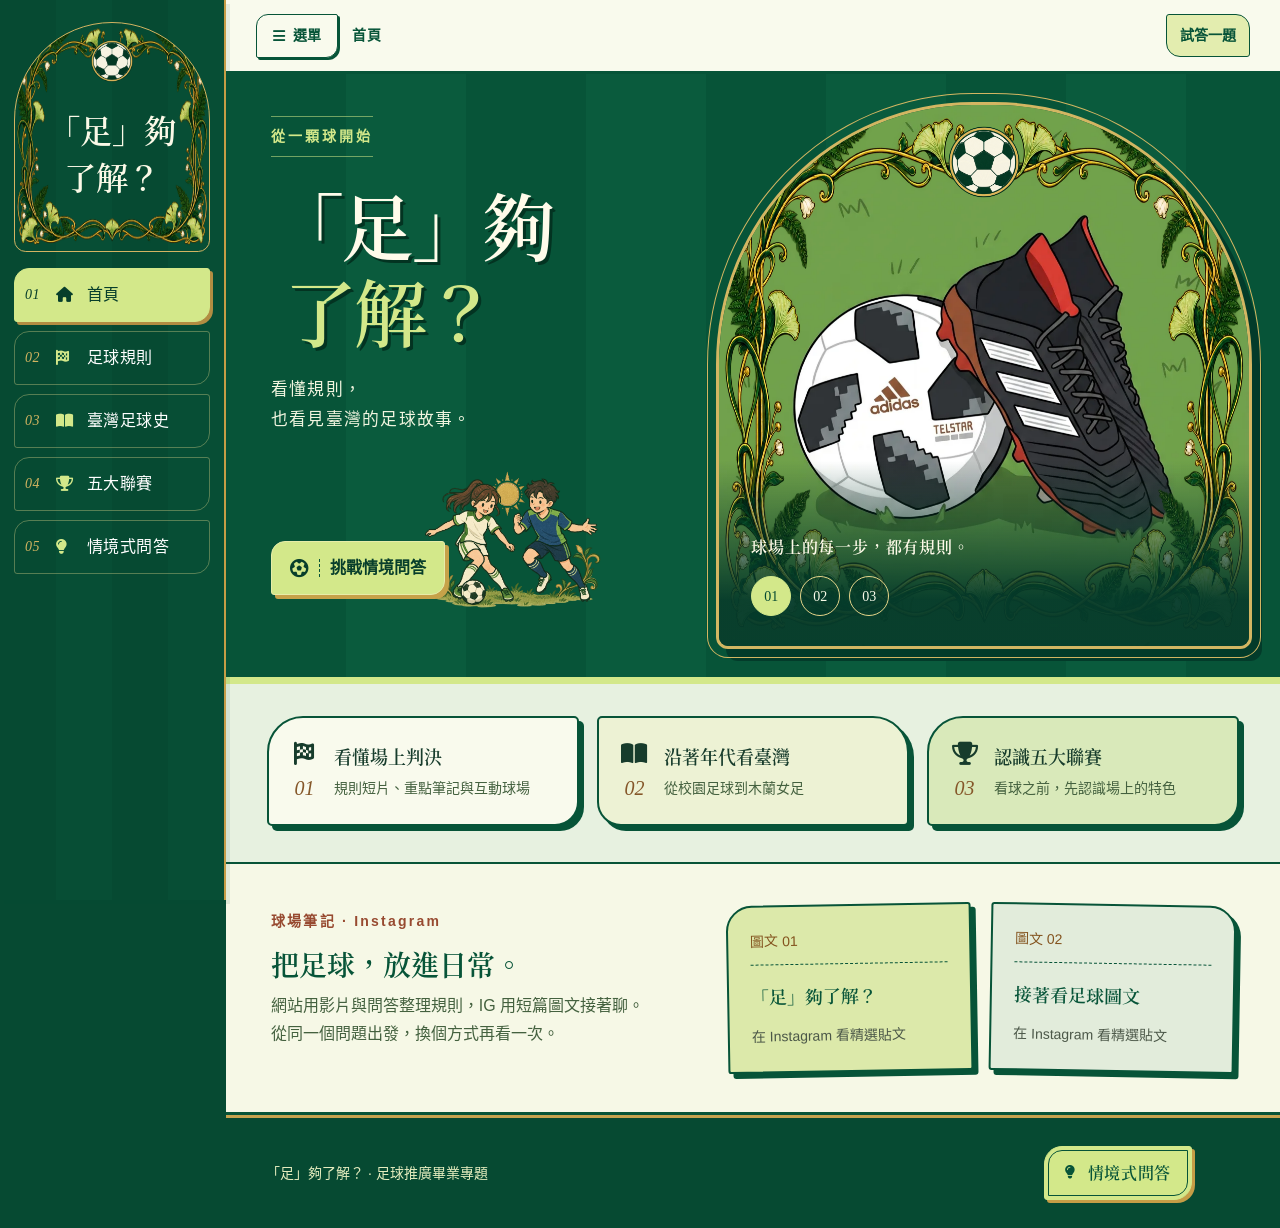
<file: docs/index.html>
<!doctype html><html lang="zh-Hant"><head><meta charset="utf-8"><meta name="viewport" content="width=device-width, initial-scale=1"><meta name="description" content="「足」夠了解？足球專題互動網站：規則影片、互動球場、臺灣足球史、五大聯賽與情境式問答。"><meta name="theme-color" content="#075438"><title>「足」夠了解？｜足球專題互動網站</title><link rel="icon" type="image/svg+xml" href="data:image/svg+xml,%3Csvg xmlns='http://www.w3.org/2000/svg' viewBox='0 0 32 32'%3E%3Crect width='32' height='32' rx='8' fill='%23163e32'/%3E%3Ccircle cx='16' cy='16' r='11' fill='%23f5efde'/%3E%3Cpath d='m16 10 6 4-2 7h-8l-2-7z' fill='%23163e32'/%3E%3C/svg%3E"><link rel="stylesheet" href="assets/bootstrap.min.css"><link rel="stylesheet" href="assets/fontawesome.min.css"><link rel="stylesheet" href="styles.css?v=visual-20261028h"><link rel="stylesheet" href="matchday.css?v=visual-20261028h"><script
  data-goatcounter="https://footballweb-vu83.goatcounter.com/count"
  async
  src="https://gc.zgo.at/count.js">
</script></head><body><a class="skip-link" href="#main-content">跳到主要內容</a><div class="d-flex" id="wrapper">
  <div class="bg-football-green text-white shadow-lg" id="sidebar-wrapper" aria-label="主要導覽">
    <a class="sidebar-heading" href="#home"><span class="brand-title"><span>「足」夠</span><span>了解？</span></span></a>
    <div class="list-group list-group-flush my-3">
      <a href="#home" class="list-group-item list-group-item-action bg-transparent text-white active-nav" onclick="showPage('home')"><span class="nav-number" aria-hidden="true">01</span><i class="fa-solid fa-house nav-icon" aria-hidden="true"></i>首頁</a>
      <a href="#rules" class="list-group-item list-group-item-action bg-transparent text-white" onclick="showPage('rules')"><span class="nav-number" aria-hidden="true">02</span><i class="fa-solid fa-flag-checkered nav-icon" aria-hidden="true"></i>足球規則</a>
      <a href="#history" class="list-group-item list-group-item-action bg-transparent text-white" onclick="showPage('history')"><span class="nav-number" aria-hidden="true">03</span><i class="fa-solid fa-book-open nav-icon" aria-hidden="true"></i>臺灣足球史</a>
      <a href="#leagues" class="list-group-item list-group-item-action bg-transparent text-white" onclick="showPage('leagues')"><span class="nav-number" aria-hidden="true">04</span><i class="fa-solid fa-trophy nav-icon" aria-hidden="true"></i>五大聯賽</a>
      <a href="#game" class="list-group-item list-group-item-action bg-transparent text-white" onclick="showPage('game')"><span class="nav-number" aria-hidden="true">05</span><i class="fa-solid fa-lightbulb nav-icon" aria-hidden="true"></i>情境式問答</a>
    </div>
  </div>
 
  <div id="page-content-wrapper" class="w-100 bg-light-gray relative-wrap">
    
    <nav class="navbar navbar-light bg-white px-3 sticky-top topbar" aria-label="頁面工具">
      <button class="btn btn-outline-success rounded-pill px-4 fw-bold" id="menu-toggle" aria-controls="sidebar-wrapper" aria-expanded="false">
        <i class="fa-solid fa-bars me-2"></i>選單
      </button><span id="pageLabel" class="page-label">首頁</span><a href="#game" class="top-quiz" onclick="showPage('game')">試答一題</a>
    </nav>
 
    <main class="main-content" id="main-content">
      
      <section id="home" class="page-section active">
<div class="home-hero">
  <div class="hero-copy"><span class="eyebrow">從一顆球開始</span><h1><span>「足」夠</span><span>了解？</span></h1><p>看懂規則，<br>也看見臺灣的足球故事。</p><div class="hero-action-row"><div class="hero-actions"><button class="btn btn-outline-success match-ticket" onclick="showPage('game')"><i class="fa-solid fa-futbol" aria-hidden="true"></i>挑戰情境問答</button></div><img class="hero-mascot" src="assets/matchday-players.webp" alt="" aria-hidden="true" width="220" height="220"></div></div>
  <div class="hero-picture"><img class="hero-ornament" src="assets/nouveau-border.webp" alt="" aria-hidden="true" width="1558" height="1009"><div id="heroCarousel" class="carousel slide carousel-fade" data-bs-interval="5500"><div class="carousel-inner">
    <div class="carousel-item active"><img src="assets/hero1.webp" class="hero-slide-image" alt="草地上的黑色球鞋與足球插畫" fetchpriority="high"></div>
    <div class="carousel-item"><img src="assets/hero2.webp" class="hero-slide-image" alt="藍色球鞋踩在足球上的插畫"></div>
    <div class="carousel-item"><img src="assets/hero3.webp" class="hero-slide-image" alt="草地上的白色球門插畫"></div>
  </div></div><div class="hero-caption"><span>球場上的每一步，都有規則。</span><div class="carousel-tools"><div class="carousel-dots"><button data-bs-target="#heroCarousel" data-bs-slide-to="0" class="active" aria-label="首頁圖片 1" aria-current="true">01</button><button data-bs-target="#heroCarousel" data-bs-slide-to="1" aria-label="首頁圖片 2">02</button><button data-bs-target="#heroCarousel" data-bs-slide-to="2" aria-label="首頁圖片 3">03</button></div></div></div></div>
</div>
<div class="home-paths"><a href="#rules" onclick="showPage('rules')"><span class="path-mark"><i class="fa-solid fa-flag-checkered" aria-hidden="true"></i><span class="path-no">01</span></span><div><h2>看懂場上判決</h2><p>規則短片、重點筆記與互動球場</p></div></a><a href="#history" onclick="showPage('history')"><span class="path-mark"><i class="fa-solid fa-book-open" aria-hidden="true"></i><span class="path-no">02</span></span><div><h2>沿著年代看臺灣</h2><p>從校園足球到木蘭女足</p></div></a><a href="#leagues" onclick="showPage('leagues')"><span class="path-mark"><i class="fa-solid fa-trophy" aria-hidden="true"></i><span class="path-no">03</span></span><div><h2>認識五大聯賽</h2><p>看球之前，先認識場上的特色</p></div></a></div>
<div class="ig-bridge"><div><span class="eyebrow">球場筆記 · Instagram</span><h2>把足球，放進日常。</h2><p>網站用影片與問答整理規則，IG 用短篇圖文接著聊。<br>從同一個問題出發，換個方式再看一次。</p></div><div class="ig-links"><a href="https://www.instagram.com/p/DaiGUNulTUC/" target="_blank" rel="noopener noreferrer"><span class="ig-index">圖文 01</span><strong>「足」夠了解？</strong><span>在 Instagram 看精選貼文</span></a><a href="https://www.instagram.com/p/DbLVfuPE6cw/" target="_blank" rel="noopener noreferrer"><span class="ig-index">圖文 02</span><strong>接著看足球圖文</strong><span>在 Instagram 看精選貼文</span></a></div></div>
</section>
<section id="rules" class="page-section container-fluid p-4" style="display: none;">
        <div class="section-header hover-float">
          <h2 tabindex="-1" class="fw-bold mb-0 text-white"><i class="fa-solid fa-scale-balanced me-2"></i>足球規則</h2>
        </div>
        
        <p class="section-intro">先看一段影片，再到球場上找出規則的位置。</p><h5 class="fw-bold text-success mb-3 mt-2"><i class="fa-solid fa-photo-film me-2"></i>1 分鐘看懂足球規則</h5>
        
        <div class="accordion mb-5 shadow-sm rounded-4 hover-float" id="videoAccordion">
          
          <div class="accordion-item border-0 border-bottom">
            <h2 class="accordion-header">
              <button class="accordion-button fw-bold text-dark bg-white" type="button" data-bs-toggle="collapse" data-bs-target="#collapseOne">
                <i class="fa-solid fa-map me-2 text-success"></i> 主題一：場地與足球
              </button>
            </h2>
            <div id="collapseOne" class="accordion-collapse collapse show" data-bs-parent="#videoAccordion">
              <div class="accordion-body bg-light-gray p-4">
                <div class="row row-cols-1 row-cols-md-2 row-cols-lg-3 g-3">
                  <div class="col">
                    <div class="card h-100 shadow-sm video-card border-0 rounded-4" role="button" tabindex="0" aria-label="播放 1. 比賽場地" onclick="openVideoModal('1. 比賽場地', '_2Eq6lJ6uBM')">
                      <div class="card-body text-center"><i class="fa-solid fa-play-circle fs-1 text-success mb-2"></i><h6 class="fw-bold mb-0">1. 比賽場地</h6><small class="text-muted">1分鐘看懂足球場</small></div>
                    </div>
                  </div>
                  <div class="col">
                    <div class="card h-100 shadow-sm video-card border-0 rounded-4" role="button" tabindex="0" aria-label="播放 2. 足球" onclick="openVideoModal('2. 足球', 'ewoiMRdSmOo')">
                      <div class="card-body text-center"><i class="fa-solid fa-play-circle fs-1 text-success mb-2"></i><h6 class="fw-bold mb-0">2. 足球</h6><small class="text-muted">這顆球的祕密</small></div>
                    </div>
                  </div>
                </div>
              </div>
            </div>
          </div>

          <div class="accordion-item border-0 border-bottom">
            <h2 class="accordion-header">
              <button class="accordion-button collapsed fw-bold text-dark bg-white" type="button" data-bs-toggle="collapse" data-bs-target="#collapseTwo">
                <i class="fa-solid fa-shirt me-2 text-success"></i> 主題二：球員與裝備
              </button>
            </h2>
            <div id="collapseTwo" class="accordion-collapse collapse" data-bs-parent="#videoAccordion">
              <div class="accordion-body bg-light-gray p-4">
                <div class="row row-cols-1 row-cols-md-2 row-cols-lg-3 g-3">
                  <div class="col"><div class="card h-100 shadow-sm video-card border-0 rounded-4" role="button" tabindex="0" aria-label="播放 3. 球員" onclick="openVideoModal('3. 球員', 'neazaxCd-M4')"><div class="card-body text-center"><i class="fa-solid fa-play-circle fs-1 text-success mb-2"></i><h6 class="fw-bold mb-0">3. 球員</h6><small class="text-muted">新手上場不尷尬</small></div></div></div>
                  <div class="col"><div class="card h-100 shadow-sm video-card border-0 rounded-4" role="button" tabindex="0" aria-label="播放 4. 球員裝備" onclick="openVideoModal('4. 球員裝備', 'XsOPO-wbRqY')"><div class="card-body text-center"><i class="fa-solid fa-play-circle fs-1 text-success mb-2"></i><h6 class="fw-bold mb-0">4. 球員裝備</h6><small class="text-muted">上場穿什麼</small></div></div></div>
                </div>
              </div>
            </div>
          </div>

          <div class="accordion-item border-0 border-bottom">
            <h2 class="accordion-header">
              <button class="accordion-button collapsed fw-bold text-dark bg-white" type="button" data-bs-toggle="collapse" data-bs-target="#collapseThree">
                <i class="fa-solid fa-stopwatch me-2 text-success"></i> 主題三：裁判與時間
              </button>
            </h2>
            <div id="collapseThree" class="accordion-collapse collapse" data-bs-parent="#videoAccordion">
              <div class="accordion-body bg-light-gray p-4">
                <div class="row row-cols-1 row-cols-md-2 row-cols-lg-3 g-3">
                  <div class="col"><div class="card h-100 shadow-sm video-card border-0 rounded-4" role="button" tabindex="0" aria-label="播放 5. 裁判" onclick="openVideoModal('5. 裁判', 'mAEIoRm60z4')"><div class="card-body text-center"><i class="fa-solid fa-play-circle fs-1 text-success mb-2"></i><h6 class="fw-bold mb-0">5. 裁判</h6><small class="text-muted">足球判官新規定</small></div></div></div>
                  <div class="col"><div class="card h-100 shadow-sm video-card border-0 rounded-4" role="button" tabindex="0" aria-label="播放 6. 其他賽事執法人員" onclick="openVideoModal('6. 其他賽事執法人員', 'raYIKsclevo')"><div class="card-body text-center"><i class="fa-solid fa-play-circle fs-1 text-success mb-2"></i><h6 class="fw-bold mb-0">6. 其他執法人員</h6><small class="text-muted">超級智囊團</small></div></div></div>
                  <div class="col"><div class="card h-100 shadow-sm video-card border-0 rounded-4" role="button" tabindex="0" aria-label="播放 7. 比賽時間" onclick="openVideoModal('7. 比賽時間', 'Qyk5Wv8RpJg')"><div class="card-body text-center"><i class="fa-solid fa-play-circle fs-1 text-success mb-2"></i><h6 class="fw-bold mb-0">7. 比賽時間</h6><small class="text-muted">不只 90 分鐘？</small></div></div></div>
                </div>
              </div>
            </div>
          </div>

          <div class="accordion-item border-0 border-bottom">
            <h2 class="accordion-header">
              <button class="accordion-button collapsed fw-bold text-dark bg-white" type="button" data-bs-toggle="collapse" data-bs-target="#collapseFour">
                <i class="fa-solid fa-trophy me-2 text-success"></i> 主題四：比賽進行與勝負
              </button>
            </h2>
            <div id="collapseFour" class="accordion-collapse collapse" data-bs-parent="#videoAccordion">
              <div class="accordion-body bg-light-gray p-4">
                <div class="row row-cols-1 row-cols-md-2 row-cols-lg-3 g-3">
                  <div class="col"><div class="card h-100 shadow-sm video-card border-0 rounded-4" role="button" tabindex="0" aria-label="播放 8. 開始與重開比賽" onclick="openVideoModal('8. 開始與重開比賽', 'AP3VnRGNn5c')"><div class="card-body text-center"><i class="fa-solid fa-play-circle fs-1 text-success mb-2"></i><h6 class="fw-bold mb-0">8. 重開比賽</h6><small class="text-muted">足球怎麼開始</small></div></div></div>
                  <div class="col"><div class="card h-100 shadow-sm video-card border-0 rounded-4" role="button" tabindex="0" aria-label="播放 9. 球在比賽中及外" onclick="openVideoModal('9. 球在比賽中及外', 'HsHl4lugo6k')"><div class="card-body text-center"><i class="fa-solid fa-play-circle fs-1 text-success mb-2"></i><h6 class="fw-bold mb-0">9. 判定出界</h6><small class="text-muted">這球出界了沒？</small></div></div></div>
                  <div class="col"><div class="card h-100 shadow-sm video-card border-0 rounded-4" role="button" tabindex="0" aria-label="播放 10. 決定勝負" onclick="openVideoModal('10. 決定勝負', 'kEPbnlkJhuY')"><div class="card-body text-center"><i class="fa-solid fa-play-circle fs-1 text-success mb-2"></i><h6 class="fw-bold mb-0">10. 決定勝負</h6><small class="text-muted">刺激 PK 大戰</small></div></div></div>
                </div>
              </div>
            </div>
          </div>

          <div class="accordion-item border-0 border-bottom">
            <h2 class="accordion-header">
              <button class="accordion-button collapsed fw-bold text-dark bg-white" type="button" data-bs-toggle="collapse" data-bs-target="#collapseFive">
                <i class="fa-solid fa-hand-paper me-2 text-success"></i> 主題五：越位與犯規
              </button>
            </h2>
            <div id="collapseFive" class="accordion-collapse collapse" data-bs-parent="#videoAccordion">
              <div class="accordion-body bg-light-gray p-4">
                <div class="row row-cols-1 row-cols-md-2 row-cols-lg-3 g-3">
                  <div class="col"><div class="card h-100 shadow-sm video-card border-0 rounded-4" role="button" tabindex="0" aria-label="播放 11. 越位" onclick="openVideoModal('11. 越位', 'AI_DgLz_jFY')"><div class="card-body text-center"><i class="fa-solid fa-play-circle fs-1 text-success mb-2"></i><h6 class="fw-bold mb-0">11. 越位</h6><small class="text-muted">挑戰最難規則</small></div></div></div>
                  <div class="col"><div class="card h-100 shadow-sm video-card border-0 rounded-4" role="button" tabindex="0" aria-label="播放 12. 犯規及不正當行為" onclick="openVideoModal('12. 犯規及不正當行為', 'qVHbpXZaw1w')"><div class="card-body text-center"><i class="fa-solid fa-play-circle fs-1 text-success mb-2" aria-hidden="true"></i><h6 class="fw-bold mb-0">12. 犯規及不正當行為</h6><small class="text-muted">犯規與紅黃牌</small></div></div></div>
                </div>
              </div>
            </div>
          </div>

          <div class="accordion-item border-0 rounded-4">
            <h2 class="accordion-header">
              <button class="accordion-button collapsed fw-bold text-dark bg-white" type="button" data-bs-toggle="collapse" data-bs-target="#collapseSix">
                <i class="fa-solid fa-bullseye me-2 text-success"></i> 主題六：定點球與重啟
              </button>
            </h2>
            <div id="collapseSix" class="accordion-collapse collapse" data-bs-parent="#videoAccordion">
              <div class="accordion-body bg-light-gray p-4">
                <div class="row row-cols-1 row-cols-md-2 row-cols-lg-3 g-3">
                  <div class="col"><div class="card h-100 shadow-sm video-card border-0 rounded-4" role="button" tabindex="0" aria-label="播放 13. 自由球" onclick="openVideoModal('13. 自由球', 'Zl8kivUPk8E')"><div class="card-body text-center"><i class="fa-solid fa-play-circle fs-1 text-success mb-2" aria-hidden="true"></i><h6 class="fw-bold mb-0">13. 自由球</h6><small class="text-muted">直接與間接自由球</small></div></div></div>
                  <div class="col"><div class="card h-100 shadow-sm video-card border-0 rounded-4" role="button" tabindex="0" aria-label="播放 14. 罰球點球" onclick="openVideoModal('14. 罰球點球', 'W3KJwuEmz2k')"><div class="card-body text-center"><i class="fa-solid fa-play-circle fs-1 text-success mb-2" aria-hidden="true"></i><h6 class="fw-bold mb-0">14. 罰球點球</h6><small class="text-muted">禁區內的判決</small></div></div></div>
                  <div class="col"><div class="card h-100 shadow-sm video-card border-0 rounded-4" role="button" tabindex="0" aria-label="播放 15. 擲球入場" onclick="openVideoModal('15. 擲球入場', 'SMiKiETswpM')"><div class="card-body text-center"><i class="fa-solid fa-play-circle fs-1 text-success mb-2" aria-hidden="true"></i><h6 class="fw-bold mb-0">15. 擲球入場</h6><small class="text-muted">邊線外重新開球</small></div></div></div>
                  <div class="col"><div class="card h-100 shadow-sm video-card border-0 rounded-4" role="button" tabindex="0" aria-label="播放 16. 球門球" onclick="openVideoModal('16. 球門球', 'FejpZNqzoKg')"><div class="card-body text-center"><i class="fa-solid fa-play-circle fs-1 text-success mb-2" aria-hidden="true"></i><h6 class="fw-bold mb-0">16. 球門球</h6><small class="text-muted">球門區的重啟</small></div></div></div>
                  <div class="col"><div class="card h-100 shadow-sm video-card border-0 rounded-4" role="button" tabindex="0" aria-label="播放 17. 角球" onclick="openVideoModal('17. 角球', 'r2MOkjPDzyY')"><div class="card-body text-center"><i class="fa-solid fa-play-circle fs-1 text-success mb-2" aria-hidden="true"></i><h6 class="fw-bold mb-0">17. 角球</h6><small class="text-muted">角球區的進攻</small></div></div></div>
                </div>
              </div>
            </div>
          </div>
          
        </div>

        <h5 id="interactive-pitch" tabindex="-1" class="fw-bold text-success mb-4 mt-5"><i class="fa-solid fa-map-location-dot me-2"></i>互動球場：點選位置，看看規則</h5>
        <div class="row g-4 align-items-center mb-5 hover-float">
          <div class="col-lg-7">
            <div class="pitch-container shadow-sm rounded-4 overflow-hidden border border-4 border-white position-relative" style="background-color: var(--football-green);">
              <svg viewBox="0 0 120 80" class="w-100 h-100" style="display: block;">
                <rect x="2" y="2" width="116" height="76" fill="rgba(255,255,255,0.05)" stroke="white" stroke-width="0.5" class="interactive-zone" data-zone="touchline"/>
                <line x1="60" y1="2" x2="60" y2="78" stroke="white" stroke-width="0.5" />
                <circle cx="60" cy="40" r="9.15" fill="rgba(255,255,255,0.15)" stroke="white" stroke-width="0.5" class="interactive-zone" data-zone="center-circle" />
                <circle cx="60" cy="40" r="0.5" fill="white" />
                <rect x="2" y="20" width="16.5" height="40" fill="rgba(255,255,255,0.1)" stroke="white" stroke-width="0.5" class="interactive-zone" data-zone="penalty-area" />
                <rect x="2" y="31" width="5.5" height="18" fill="rgba(255,255,255,0.2)" stroke="white" stroke-width="0.5" class="interactive-zone" data-zone="goal-area" />
                <circle cx="11" cy="40" r="0.5" fill="white" />
                <path d="M 18.5 31.5 A 9.15 9.15 0 0 1 18.5 48.5" fill="rgba(255,255,255,0.08)" stroke="white" stroke-width="0.5" class="interactive-zone" data-zone="penalty-arc" />
                <rect x="101.5" y="20" width="16.5" height="40" fill="rgba(255,255,255,0.1)" stroke="white" stroke-width="0.5" class="interactive-zone" data-zone="penalty-area" />
                <rect x="112.5" y="31" width="5.5" height="18" fill="rgba(255,255,255,0.2)" stroke="white" stroke-width="0.5" class="interactive-zone" data-zone="goal-area" />
                <circle cx="109" cy="40" r="0.5" fill="white" />
                <path d="M 101.5 31.5 A 9.15 9.15 0 0 0 101.5 48.5" fill="rgba(255,255,255,0.08)" stroke="white" stroke-width="0.5" class="interactive-zone" data-zone="penalty-arc" />
                <path d="M 2 5 A 3 3 0 0 0 5 2" fill="rgba(255,255,255,0.2)" stroke="white" stroke-width="0.5" class="interactive-zone" data-zone="corner" />
                <path d="M 115 2 A 3 3 0 0 0 118 5" fill="rgba(255,255,255,0.2)" stroke="white" stroke-width="0.5" class="interactive-zone" data-zone="corner" />
                <path d="M 118 75 A 3 3 0 0 0 115 78" fill="rgba(255,255,255,0.2)" stroke="white" stroke-width="0.5" class="interactive-zone" data-zone="corner" />
                <path d="M 5 78 A 3 3 0 0 0 2 75" fill="rgba(255,255,255,0.2)" stroke="white" stroke-width="0.5" class="interactive-zone" data-zone="corner" />
                
                <circle cx="5" cy="40" r="3" class="interactive-zone player-node node-gk" data-zone="goalkeeper" />
                <circle cx="25" cy="40" r="3" class="interactive-zone player-node node-def" data-zone="defender" />
                <circle cx="25" cy="20" r="3" class="interactive-zone player-node node-def" data-zone="defender" />
                <circle cx="25" cy="60" r="3" class="interactive-zone player-node node-def" data-zone="defender" />
                <circle cx="45" cy="40" r="3" class="interactive-zone player-node node-mid" data-zone="midfielder" />
                <circle cx="45" cy="20" r="3" class="interactive-zone player-node node-mid" data-zone="midfielder" />
                <circle cx="45" cy="60" r="3" class="interactive-zone player-node node-mid" data-zone="midfielder" />
                <circle cx="75" cy="40" r="3" class="interactive-zone player-node node-fwd" data-zone="forward" />
                <circle cx="70" cy="25" r="3" class="interactive-zone player-node node-fwd" data-zone="forward" />
                <circle cx="70" cy="55" r="3" class="interactive-zone player-node node-fwd" data-zone="forward" />
                <circle cx="60" cy="78" r="3" class="interactive-zone player-node node-referee" data-zone="referee" />
              </svg>
            </div>
          </div>
          <div class="col-lg-5">
            <div class="card border-0 shadow-sm rounded-4 h-100 bg-white" style="min-height: 300px;">
              <div class="card-body p-4 p-md-5 d-flex flex-column justify-content-center text-center transition-all" id="pitchInfoCard">
                <i class="fa-solid fa-hand-pointer text-success mb-3 pulse-icon" style="font-size: 3.5rem; opacity: 0.6;"></i>
                <h4 class="fw-bold text-dark mb-3">點擊解鎖專屬規則影音</h4>
                <p class="text-muted">點擊左側球場任意區域，我不僅會告訴你規則，還會為你準備好對應的解析影片喔！</p>
              </div>
            </div>
          </div>
        </div>

        <div class="d-flex justify-content-end mt-5 pt-3 border-top border-success border-opacity-25">
          <button class="btn btn-outline-success btn-lg rounded-pill px-5 fw-bold shadow-sm hover-float" onclick="showPage('history')">
            前往：臺灣足球史 
          </button>
        </div>
      </section>
 
      <section id="history" class="page-section container-fluid p-4" style="display: none;">
        <div class="section-header hover-float">
          <h2 tabindex="-1" class="fw-bold mb-0 text-white"><i class="fa-solid fa-clock-rotate-left me-2"></i>臺灣足球史</h2>
        </div>

        <p class="section-intro">沿著五個時期，看看足球如何走進臺灣人的生活。</p><div class="source-note">主要參考：林欣楷，《我們的足球夢：從日治到戰後，臺灣百年足球記憶》，2022。<a href="https://www.cite.com.tw/book?id=94038" target="_blank" rel="noopener noreferrer">書籍資訊</a></div><h5 class="fw-bold text-success mb-4 mt-2"><i class="fa-solid fa-shoe-prints me-2"></i>歷史重大里程碑與影音紀事</h5>
        <div class="vertical-timeline mb-5">
          
          <div class="timeline-item left">
            <div class="timeline-content shadow-sm border-top border-success border-4 hover-float">
              <h4 class="text-success fw-bold">1910 - 1920年代</h4>
              <p class="fw-bold fs-5 mb-1">校園足球的傳入與萌芽</p>
              <p class="text-muted mb-3">校園逐漸出現足球活動，萬榮華在臺南長老教中學推廣足球，地方聯盟與盃賽也陸續成立。</p>
              <button class="btn btn-sm btn-outline-success rounded-pill px-3 mb-3" onclick="showHistoryDetails('era1')">查看歷史年表 </button>
              
              <div class="border-top border-success border-opacity-25 pt-3">
                <h6 class="fw-bold text-dark mb-2 fs-6"><i class="fa-solid fa-film text-danger me-1"></i> 本期影音紀事</h6>
                <div class="video-ribbon">
                  <button class="btn btn-outline-success btn-sm history-video" aria-label="播放 1. 百年夢" onclick="openVideoModal('1. 百年夢', 'Mvbyi7tiuA4')"><i class="fa-solid fa-play-circle" aria-hidden="true"></i>1. 百年夢</button>
                  <button class="btn btn-outline-success btn-sm history-video" aria-label="播放 2. 台韓大戰" onclick="openVideoModal('2. 台韓大戰', 'wTyeOyf4XCg')"><i class="fa-solid fa-play-circle" aria-hidden="true"></i>2. 台韓大戰</button>
                  <button class="btn btn-outline-success btn-sm history-video" aria-label="播放 3. 黃金年代" onclick="openVideoModal('3. 黃金年代', '4qjJQBzorb8')"><i class="fa-solid fa-play-circle" aria-hidden="true"></i>3. 黃金年代</button>
                </div>
              </div>
            </div>
          </div>
          
          <div class="timeline-item right">
            <div class="timeline-content shadow-sm border-top border-success border-4 hover-float">
              <h4 class="text-success fw-bold">1930 - 1945年</h4>
              <p class="fw-bold fs-5 mb-1">日治時期的巔峰與戰時體制</p>
              <p class="text-muted mb-3">全島蹴球大會開打。長老教中學在 1934 年赴日交流；長榮中學則在 1940 年以全島冠軍身分參加南甲子園正式大會。這段時期的校園，也面對神社參拜爭議及戰時體制的影響。</p>
              <button class="btn btn-sm btn-outline-success rounded-pill px-3 mb-3" onclick="showHistoryDetails('era2')">查看歷史年表 </button>
              
              <div class="border-top border-success border-opacity-25 pt-3">
                <h6 class="fw-bold text-dark mb-2 fs-6"><i class="fa-solid fa-film text-danger me-1"></i> 本期影音紀事</h6>
                <div class="video-ribbon">
                  <button class="btn btn-outline-success btn-sm history-video" aria-label="播放 4. 球場台灣魂" onclick="openVideoModal('4. 球場台灣魂', 'SvvwGD7Wg6k')"><i class="fa-solid fa-play-circle" aria-hidden="true"></i>4. 球場台灣魂</button>
                  <button class="btn btn-outline-success btn-sm history-video" aria-label="播放 5. 遠征日本" onclick="openVideoModal('5. 遠征日本', 'Ed6ZoTpK13M')"><i class="fa-solid fa-play-circle" aria-hidden="true"></i>5. 遠征日本</button>
                </div>
              </div>
            </div>
          </div>
          
          <div class="timeline-item left">
            <div class="timeline-content shadow-sm border-top border-success border-4 hover-float">
              <h4 class="text-success fw-bold">1946 - 1960年代</h4>
              <p class="fw-bold fs-5 mb-1">戰後初期與港腳金牌時代</p>
              <p class="text-muted mb-3">戰後省運留下球場衝突的紀錄；以香港球員為主的代表隊連奪兩屆亞運金牌，並在默迪卡盃取得冠軍成績。</p>
              <button class="btn btn-sm btn-outline-success rounded-pill px-3 mb-3" onclick="showHistoryDetails('era3')">查看歷史年表 </button>
              
              <div class="border-top border-success border-opacity-25 pt-3">
                <h6 class="fw-bold text-dark mb-2 fs-6"><i class="fa-solid fa-film text-danger me-1"></i> 本期影音紀事</h6>
                <div class="video-ribbon">
                  <button class="btn btn-outline-success btn-sm history-video" aria-label="播放 6. 戰後餘生" onclick="openVideoModal('6. 戰後餘生', 'KVFraKZENtY')"><i class="fa-solid fa-play-circle" aria-hidden="true"></i>6. 戰後餘生</button>
                  <button class="btn btn-outline-success btn-sm" onclick="openVideoModal('7. 亞洲足球王國', 'hKpfWZwjfp8')"><i class="fa-solid fa-play-circle me-2" aria-hidden="true"></i>7. 亞洲足球王國</button>
                  <button class="btn btn-outline-success btn-sm" onclick="openVideoModal('8. 亞運金牌秘密', 'E3oj_uKRuWw')"><i class="fa-solid fa-play-circle me-2" aria-hidden="true"></i>8. 亞運金牌秘密</button>
                  <button class="btn btn-outline-success btn-sm" onclick="openVideoModal('9. 華僑外交傳奇', 'r9T-a0iNJqU')"><i class="fa-solid fa-play-circle me-2" aria-hidden="true"></i>9. 華僑外交傳奇</button>
                  <span class="planned-video" aria-label="影片準備中">10. 迷彩魂<small>影片準備中</small></span>
                  <span class="planned-video" aria-label="影片準備中">11. 生存戰<small>影片準備中</small></span>
                  <span class="planned-video" aria-label="影片準備中">12. 1967狂熱<small>影片準備中</small></span>
                </div>
              </div>
            </div>
          </div>
          
          <div class="timeline-item right">
            <div class="timeline-content shadow-sm border-top border-success border-4 hover-float">
              <h4 class="text-success fw-bold">1970 - 1980年代</h4>
              <p class="fw-bold fs-5 mb-1">外交轉折與木蘭奇蹟</p>
              <p class="text-muted mb-3">本土球員的培育與選拔持續發展，代表隊也經歷離開亞足聯與轉往大洋洲參賽；木蘭女足成軍後贏得亞洲盃冠軍。</p>
              <button class="btn btn-sm btn-outline-success rounded-pill px-3 mb-3" onclick="showHistoryDetails('era4')">查看歷史年表 </button>
              
              <div class="border-top border-success border-opacity-25 pt-3">
                <h6 class="fw-bold text-dark mb-2 fs-6"><i class="fa-solid fa-film text-danger me-1"></i> 本期影音紀事</h6>
                <div class="video-ribbon">
                  <span class="planned-video" aria-label="影片準備中">13. 外交流浪記<small>影片準備中</small></span>
                  <span class="planned-video" aria-label="影片準備中">14. 彩色世界盃<small>影片準備中</small></span>
                  <span class="planned-video" aria-label="影片準備中">15. 木蘭傳奇<small>影片準備中</small></span>
                  <span class="planned-video" aria-label="影片準備中">16. 榮譽或生計<small>影片準備中</small></span>
                </div>
              </div>
            </div>
          </div>
          
          <div class="timeline-item left">
            <div class="timeline-content shadow-sm border-top border-success border-4 hover-float">
              <h4 class="text-success fw-bold">1990年代至今</h4>
              <p class="fw-bold fs-5 mb-1">全球化潮流與俱樂部崛起</p>
              <p class="text-muted mb-3">重返亞足聯，海歸球員開啟全新職業化風潮，基層社區經營興起。</p>
              <button class="btn btn-sm btn-outline-success rounded-pill px-3 mb-3" onclick="showHistoryDetails('era5')">查看歷史年表 </button>
              
              <div class="border-top border-success border-opacity-25 pt-3">
                <h6 class="fw-bold text-dark mb-2 fs-6"><i class="fa-solid fa-film text-danger me-1"></i> 本期影音紀事</h6>
                <div class="video-ribbon">
                  <span class="planned-video" aria-label="影片準備中">17. 2002世界盃<small>影片準備中</small></span>
                  <span class="planned-video" aria-label="影片準備中">18. 沙漠到綠洲<small>影片準備中</small></span>
                  <span class="planned-video" aria-label="影片準備中">19. 足球在地化<small>影片準備中</small></span>
                  <span class="planned-video" aria-label="影片準備中">20. 破除沙漠標籤<small>影片準備中</small></span>
                </div>
              </div>
            </div>
          </div>
          
        </div>

        <div class="d-flex justify-content-between mt-5 pt-3 border-top border-success border-opacity-25">
          <button class="btn btn-light btn-lg rounded-pill px-4 fw-bold shadow-sm hover-float" onclick="showPage('rules')">
             上一頁
          </button>
          <button class="btn btn-outline-success btn-lg rounded-pill px-5 fw-bold shadow-sm hover-float" onclick="showPage('leagues')">
            前往：五大聯賽 
          </button>
        </div>
      </section>
 
      <!-- ================= 分頁 3：五大聯賽 (推廣地圖升級版) ================= -->
      <section id="leagues" class="page-section container-fluid p-4" style="display: none;">
        <div class="section-header hover-float fade-up-element">
          <h2 tabindex="-1" class="fw-bold mb-0 text-white"><i class="fa-solid fa-earth-europe me-2"></i>歐洲五大聯賽推廣地圖</h2>
        </div>
        
        <!-- 聯賽入坑指南：互動標籤頁 -->
        <h5 class="fw-bold text-success mb-3 fade-up-element"><i class="fa-solid fa-magnifying-glass me-2"></i>一分鐘入坑指南：視覺化聯賽特點</h5>
        <p class="text-muted mb-4 fade-up-element">點擊下方聯賽標籤，解鎖專屬的「一分鐘帶你入坑」影音解析與聯賽特色！</p>
        
        <div class="card border-0 shadow-lg rounded-4 overflow-hidden mb-5 fade-up-element bg-white">
          <!-- 標籤導覽列 -->
          <ul class="nav nav-pills nav-fill bg-dark p-2" id="leagueTabs" role="tablist">
            <li class="nav-item" role="presentation">
              <button class="nav-link active fw-bold rounded-pill text-white" id="intro-tab" data-bs-toggle="tab" data-bs-target="#intro" type="button" role="tab"><i class="fa-solid fa-globe me-1"></i> 五大聯賽總覽</button>
            </li>
            <li class="nav-item" role="presentation">
              <button class="nav-link fw-bold rounded-pill text-white" id="premier-tab" data-bs-toggle="tab" data-bs-target="#premier" type="button" role="tab">英格蘭 (英超)</button>
            </li>
            <li class="nav-item" role="presentation">
              <button class="nav-link fw-bold rounded-pill text-white" id="laliga-tab" data-bs-toggle="tab" data-bs-target="#laliga" type="button" role="tab">西班牙 (西甲)</button>
            </li>
            <li class="nav-item" role="presentation">
              <button class="nav-link fw-bold rounded-pill text-white" id="bundesliga-tab" data-bs-toggle="tab" data-bs-target="#bundesliga" type="button" role="tab">德國 (德甲)</button>
            </li>
            <li class="nav-item" role="presentation">
              <button class="nav-link fw-bold rounded-pill text-white" id="seriea-tab" data-bs-toggle="tab" data-bs-target="#seriea" type="button" role="tab">義大利 (義甲)</button>
            </li>
            <li class="nav-item" role="presentation">
              <button class="nav-link fw-bold rounded-pill text-white" id="ligue1-tab" data-bs-toggle="tab" data-bs-target="#ligue1" type="button" role="tab">法國 (法甲)</button>
            </li>
          </ul>

          <!-- 標籤頁內容區 -->
          <div class="tab-content p-4 p-md-5" id="leagueTabContent">
            
            <!-- 總覽 -->
            <div class="tab-pane fade show active" id="intro" role="tabpanel">
              <div class="row align-items-center">
                <div class="col-md-5 text-center mb-4 mb-md-0">
                  <div class="rounded-circle bg-success bg-opacity-10 d-flex align-items-center justify-content-center mx-auto" style="width: 200px; height: 200px;">
                    <i class="fa-solid fa-map-location-dot text-success" style="font-size: 5rem;" aria-hidden="true"></i>
                  </div>
                </div>
                <div class="col-md-7">
                  <h3 class="fw-bold text-dark mb-3">足球小白必看的歐洲五大聯賽</h3>
                  <p class="fs-5 text-muted lh-lg">五大聯賽指英格蘭、西班牙、德國、義大利與法國的頂級男子足球聯賽。先選一個聯賽，試著留意球隊如何推進、搶回球權，以及創造射門。各隊的踢法也會隨教練與球員不同。</p>
                  <button class="btn btn-success mt-3" onclick="openVideoModal('五大聯賽總覽', 'vktjlaI_xu4')"><i class="fa-solid fa-play-circle me-2" aria-hidden="true"></i>觀看五大聯賽總覽</button>
                </div>
              </div>
            </div>

            <!-- 英超 -->
            <div class="tab-pane fade" id="premier" role="tabpanel">
              <div class="row align-items-center">
                <div class="col-md-5 text-center mb-4 mb-md-0">
                  <figure class="league-art"><img src="assets/media/league-premier.webp" alt="英格蘭超級聯賽獅子標誌插畫" width="1254" height="1254" loading="lazy" decoding="async" style="display:block;width:100%;height:auto;object-fit:contain"></figure>
                </div>
                <div class="col-md-7">
                  <h3 class="fw-bold text-dark mb-2">英格蘭超級聯賽 (Premier League)</h3>
                  <span class="badge bg-danger fs-6 mb-3 px-3 py-2 rounded-pill">接球空間 · 攻防轉換</span>
                  <p class="text-muted lh-base">看英超時，可以留意球員在接球前如何找空間，以及失去球權後的逼搶。從邊路突破、快速反擊到定位球，不同球隊有不同的進攻方法。</p>
                  <div class="alert alert-light border-0 rounded-3 mb-4"><i class="fa-solid fa-star text-warning me-2"></i> <b>代表球星：</b>進球機器 哈蘭德、創造大師 費爾南德斯</div>
                  <button class="btn btn-success mt-3" onclick="openVideoModal('英超介紹', 'ikM-KCzl1wQ')"><i class="fa-solid fa-play-circle me-2" aria-hidden="true"></i>觀看英超介紹</button>
                </div>
              </div>
            </div>

            <!-- 西甲 -->
            <div class="tab-pane fade" id="laliga" role="tabpanel">
              <div class="row align-items-center">
                <div class="col-md-5 text-center mb-4 mb-md-0">
                  <figure class="league-art"><img src="assets/media/league-laliga.webp" alt="西班牙甲級聯賽標誌插畫" width="1254" height="1254" loading="lazy" decoding="async" style="display:block;width:100%;height:auto;object-fit:contain"></figure>
                </div>
                <div class="col-md-7">
                  <h3 class="fw-bold text-dark mb-2">西班牙甲級聯賽 (La Liga)</h3>
                  <span class="badge bg-danger fs-6 mb-3 px-3 py-2 rounded-pill">控球節奏 · 邊路突破</span>
                  <p class="text-muted lh-base">看西甲時，可以留意中場如何透過短傳調整節奏，邊鋒又如何用假動作、變速和內切製造空間。皇家馬德里與巴塞隆納的交手稱為「國家德比」。</p>
                  <div class="alert alert-light border-0 rounded-3 mb-4"><i class="fa-solid fa-star text-warning me-2"></i> <b>代表球星：</b>頂尖前鋒 姆巴佩、天才少年 亞馬爾</div>
                  <button class="btn btn-success mt-3" onclick="openVideoModal('西甲介紹', '2vh6gLm6Rmc')"><i class="fa-solid fa-play-circle me-2" aria-hidden="true"></i>觀看西甲介紹</button>
                </div>
              </div>
            </div>

            <!-- 德甲 -->
            <div class="tab-pane fade" id="bundesliga" role="tabpanel">
              <div class="row align-items-center">
                <div class="col-md-5 text-center mb-4 mb-md-0">
                  <figure class="league-art"><img src="assets/media/league-bundesliga.webp" alt="德國甲級聯賽踢球人形標誌插畫" width="1254" height="1254" loading="lazy" decoding="async" style="display:block;width:100%;height:auto;object-fit:contain"></figure>
                </div>
                <div class="col-md-7">
                  <h3 class="fw-bold text-dark mb-2">德國甲級聯賽 (Bundesliga)</h3>
                  <span class="badge bg-danger fs-6 mb-3 px-3 py-2 rounded-pill">快速推進 · 前場跑位</span>
                  <p class="text-muted lh-base">看德甲時，可以留意搶回球權後的快速推進、前鋒的跑位，以及守門員如何參與後場傳球。拜仁慕尼黑與多特蒙德都是常見的入門觀賽選擇。</p>
                  <div class="alert alert-light border-0 rounded-3 mb-4"><i class="fa-solid fa-star text-warning me-2"></i> <b>代表球星：</b>頂尖神射手 哈里·凱恩</div>
                  <button class="btn btn-success mt-3" onclick="openVideoModal('德甲介紹', '-sQf5PtxS1I')"><i class="fa-solid fa-play-circle me-2" aria-hidden="true"></i>觀看德甲介紹</button>
                </div>
              </div>
            </div>

            <!-- 義甲 -->
            <div class="tab-pane fade" id="seriea" role="tabpanel">
              <div class="row align-items-center">
                <div class="col-md-5 text-center mb-4 mb-md-0">
                  <figure class="league-art"><img src="assets/media/league-seriea.webp" alt="義大利甲級聯賽字母 A 標誌插畫" width="1254" height="1254" loading="lazy" decoding="async" style="display:block;width:100%;height:auto;object-fit:contain"></figure>
                </div>
                <div class="col-md-7">
                  <h3 class="fw-bold text-dark mb-2">義大利甲級聯賽 (Serie A)</h3>
                  <span class="badge bg-danger fs-6 mb-3 px-3 py-2 rounded-pill">防線站位 · 插上進攻</span>
                  <p class="text-muted lh-base">看義甲時，可以留意防線的站位、盯人與補位；進攻端則觀察邊後衛插上、中場前進，以及前鋒如何拉開防守。戰術安排會隨球隊與對手調整。</p>
                  <div class="alert alert-light border-0 rounded-3 mb-4"><i class="fa-solid fa-star text-warning me-2"></i> <b>代表球星：</b>邊路推進 萊奧、盤帶與傳球 耶爾德茲</div>
                  <button class="btn btn-success mt-3" onclick="openVideoModal('義甲介紹', 'ykQ1CmBEgk0')"><i class="fa-solid fa-play-circle me-2" aria-hidden="true"></i>觀看義甲介紹</button>
                </div>
              </div>
            </div>

            <!-- 法甲 -->
            <div class="tab-pane fade" id="ligue1" role="tabpanel">
              <div class="row align-items-center">
                <div class="col-md-5 text-center mb-4 mb-md-0">
                  <figure class="league-art"><img src="assets/media/league-ligue1.webp" alt="法國甲級聯賽 L1 標誌插畫" width="1254" height="1254" loading="lazy" decoding="async" style="display:block;width:100%;height:auto;object-fit:contain"></figure>
                </div>
                <div class="col-md-7">
                  <h3 class="fw-bold text-dark mb-2">法國甲級聯賽 (Ligue 1)</h3>
                  <span class="badge bg-danger fs-6 mb-3 px-3 py-2 rounded-pill">一對一 · 位置流動</span>
                  <p class="text-muted lh-base">看法甲時，可以留意邊路的一對一、對抗後如何護球，以及年輕球員的跑位。以登貝萊為例，左右腳都能處理球，讓防守者難以預測他要走外線還是內切。</p>
                  <div class="alert alert-light border-0 rounded-3 mb-4"><i class="fa-solid fa-star text-warning me-2"></i> <b>代表新銳：</b>速度極快 登貝萊、年輕新銳 巴爾科拉</div>
                  <button class="btn btn-success mt-3" onclick="openVideoModal('法甲介紹', 'kr-rPsLtphQ')"><i class="fa-solid fa-play-circle me-2" aria-hidden="true"></i>觀看法甲介紹</button>
                </div>
              </div>
            </div>

          </div>
        </div>
 
<div class="watch-guide"><h3>想看比賽，要去哪裡找？</h3><p>轉播權與方案會隨賽季調整。先到平台查詢聯賽與賽程，再確認臺灣地區是否可觀看。</p><div class="d-flex flex-wrap gap-2"><a href="https://eltaott.tv/" target="_blank" rel="noopener noreferrer" class="btn btn-outline-success">愛爾達 ELTA</a><a href="https://www.dazn.com/" target="_blank" rel="noopener noreferrer" class="btn btn-outline-success">DAZN</a></div></div>        <div class="d-flex justify-content-between mt-5 pt-3 border-top border-success border-opacity-25">
          <button class="btn btn-light btn-lg rounded-pill px-4 fw-bold shadow-sm hover-float" onclick="showPage('history')"> 上一頁</button>
          <button class="btn btn-outline-success btn-lg rounded-pill px-5 fw-bold shadow-sm hover-float" onclick="showPage('game')">前往：知識大挑戰 </button>
        </div>
      </section>
 
      <section id="position-details" class="page-section container-fluid p-4" style="display: none;">
        <div class="section-header bg-dark"><h2 tabindex="-1" class="fw-bold mb-0 text-white"><i class="fa-solid fa-user-ninja me-2"></i>球員位置詳情</h2></div>
        <div class="card border-0 shadow-lg rounded-4 overflow-hidden mb-5">
          <div class="row g-0">
            <div class="col-md-5 position-art-column"><img id="posDetailImg" class="position-illustration" width="1254" height="1254" alt="" decoding="async" style="display:block;width:100%;height:auto;object-fit:contain"></div>
            <div class="col-md-7 d-flex flex-column justify-content-center p-5 bg-white">
              <h2 id="posDetailTitle" class="fw-bold text-success mb-3"></h2>
              <p id="posDetailDesc" class="fs-5 lh-lg text-secondary mb-4"></p>
              <div class="alert alert-success border-0 rounded-3"><i class="fa-solid fa-star text-warning me-2"></i><span id="posDetailPlayers" class="fw-bold text-dark"></span></div>
            </div>
          </div>
        </div>
        <div class="text-center"><button class="btn btn-dark btn-lg rounded-pill px-5 fw-bold shadow-sm hover-float" onclick="returnToPitch()"> 返回互動球場</button></div>
      </section>
 
      <section id="history-details" class="page-section container-fluid p-4" style="display: none;">
        <div class="section-header bg-dark">
          <h2 tabindex="-1" class="fw-bold mb-0 text-white"><i class="fa-solid fa-book-journal-whills me-2"></i>歷史年表詳細紀事</h2>
        </div>
        <div class="card border-0 shadow-lg rounded-4 overflow-hidden mb-5 bg-white">
          <figure class="history-era-media"><img id="histDetailImg" width="1536" height="1024" alt="" decoding="async" style="display:block;width:100%;height:auto;object-fit:contain"></figure>
          <div class="card-body p-4 p-md-5">
            <h3 id="histDetailTitle" class="fw-bold text-success mb-4 text-center border-bottom pb-3"></h3>
            <p id="histDetailIntro" class="history-era-intro"></p>
            <div class="row g-4 mt-2">
              <div class="col-md-4">
                <div class="list-group shadow-sm rounded-4" id="histYearList" style="max-height: 400px; overflow-y: auto;"></div>
              </div>
              <div class="col-md-8">
                <div class="card h-100 border-success border-2 shadow-sm rounded-4 bg-light">
                  <div class="card-body p-4 p-md-5 d-flex flex-column justify-content-start transition-all" id="histEventContent" aria-live="polite">
                    <div class="text-center text-muted">
                      <i class="fa-solid fa-hand-pointer fs-1 mb-3 pulse-icon text-success"></i>
                      <h4 class="fw-bold">請點擊左側年份</h4>
                      <p>解鎖該年度的詳細歷史事件</p>
                    </div>
                  </div>
                </div>
              </div>
            </div>
          </div>
        </div>
        <div class="text-center">
          <button class="btn btn-dark btn-lg rounded-pill px-5 fw-bold shadow-sm hover-float" onclick="showPage('history')">
             返回歷史時間軸
          </button>
        </div>
      </section>
 
<section id="game" class="page-section container-fluid p-4" style="display:none"><div class="section-header quiz-header"><img class="quiz-mascot" src="assets/matchday-players.webp" alt="" aria-hidden="true" width="160" height="160"><span class="eyebrow">輪到你判斷</span><h2>足球情境問答</h2></div><p class="section-intro">從下方抽一張卡。每回合 10 題，答對得 10 分；答完會看到原因。</p><div class="quiz-toolbar"><div><span>進度</span><strong id="currentRoundText">0 / 10</strong></div><div><span>積分</span><strong><span id="currentScoreText">0</span> 分</strong></div><button class="btn btn-outline-success" onclick="startNewGameRound()">重新抽題</button></div><progress id="quizProgress" max="10" value="0" aria-label="已回答題數"></progress><div id="gameArea" class="card-fan-container"></div><div id="quizSummary" hidden></div><nav class="quiz-review-links d-flex flex-wrap justify-content-center gap-2 mt-4" aria-label="問答主題複習"><button class="btn btn-outline-success" onclick="showPage('rules')">複習足球規則</button><button class="btn btn-outline-success" onclick="showPage('leagues')">複習五大聯賽</button><button class="btn btn-outline-success" onclick="showPage('history')">複習臺灣足球史</button></nav></section>
 
    <footer class="site-footer"><span>「足」夠了解？ · 足球推廣畢業專題</span><a class="footer-link" href="#game" onclick="showPage('game')"><i class="fa-solid fa-lightbulb" aria-hidden="true"></i>情境式問答</a></footer></main> </div> </div> <div id="menuBackdrop" hidden></div><button id="backToTopBtn" title="回到頂部"><i class="fa-solid fa-chevron-up"></i></button>
 
<div class="modal fade" id="videoModal" tabindex="-1" aria-labelledby="videoModalTitle">
  <div class="modal-dialog modal-dialog-centered modal-80">
    <div class="modal-content border-0 bg-dark text-white shadow-lg rounded-4">
      <div class="modal-header border-success">
        <h5 class="modal-title fw-bold" id="videoModalTitle">影片標題</h5>
        <button type="button" class="btn-close btn-close-white" data-bs-dismiss="modal" aria-label="關閉影片"></button>
      </div>
      <div class="modal-body p-0" id="videoModalBody">
        </div>
    </div>
  </div>
</div>
 
<div class="modal fade" id="questionModal" tabindex="-1" aria-labelledby="questionModalLabel"><div class="modal-dialog modal-dialog-centered"><div class="modal-content"><div class="modal-header"><h2 id="questionModalLabel" class="modal-title fs-5">情境式問答</h2><button type="button" class="btn-close" data-bs-dismiss="modal" aria-label="稍後作答"></button></div><div class="modal-body p-4"><span id="questionCategory" class="eyebrow"></span><h3 id="questionText" class="mt-3"></h3><div id="optionsContainer" class="quiz-options"><button id="btnOptionA" class="btn btn-outline-success"></button><button id="btnOptionB" class="btn btn-outline-success"></button></div><div id="resultFeedback" hidden aria-live="polite"><h4 id="resultText"></h4><p id="answerExplanation"></p><a id="answerSource" target="_blank" rel="noopener noreferrer">查看相關資料</a></div><button id="nextQuestion" class="btn btn-success mt-3 w-100" hidden>繼續抽題</button></div></div></div></div>
<script src="assets/bootstrap.bundle.min.js"></script><script src="data.js?v=visual-20261028h"></script><script src="pitch-data.js?v=visual-20261028h"></script><script src="app.js?v=visual-20261028h"></script></body></html>
</file>
<file: docs/styles.css>
:root{--football-green:#163e32;--football-light:#eddfb9;--ink:#233930;--paper:#f5efde;--gold:#ba9852;--rust:#924a39;--bs-success-rgb:22,62,50;--bs-dark-rgb:22,62,50;--bs-body-color:var(--ink);--bs-body-bg:var(--paper)}
:root{scroll-behavior:auto}*{box-sizing:border-box}body{margin:0;font-family:Arial,'Noto Sans TC','Microsoft JhengHei',sans-serif;font-size:1rem;line-height:1.75;background:var(--paper);color:var(--ink)}h1,h2,h3,.brand-title{font-family:'Noto Serif TC','Songti TC','PMingLiU',serif;line-height:1.35}h1,h2,h3,h4,h5,h6{overflow-wrap:anywhere}h4,h5,h6{line-height:1.55}p{margin-bottom:1.2rem}a{color:var(--football-green);text-underline-offset:4px}button,a[role=button]{touch-action:manipulation}button{line-height:1.5}button:focus-visible,a:focus-visible,[tabindex]:focus-visible{outline:3px solid var(--rust)!important;outline-offset:4px}img{max-width:100%}.skip-link{position:fixed;top:-100px;left:20px;z-index:2000;background:#fff;padding:12px}.skip-link:focus{top:12px}
#wrapper{min-height:100vh}#sidebar-wrapper{position:fixed;inset:0 auto 0 0;width:226px;background:var(--football-green);z-index:1040;display:flex;flex-direction:column;border-right:1px solid var(--gold);padding:30px 14px;overflow-y:auto;transition:transform .2s}.sidebar-heading{display:flex;flex-direction:column;align-items:center;text-decoration:none;color:var(--paper);padding:16px 0 34px!important;border:1px solid #bb98525c;border-radius:100px 100px 0 0}.brand-icon{font-size:2rem}.brand-title{font-size:2.8rem;line-height:1.3;letter-spacing:.1em;text-align:center;margin-top:10px}.brand-caption{font-size:.875rem;letter-spacing:.08em;color:#d6c49d;margin-top:18px}.sidebar-heading:hover{color:#fff}#sidebar-wrapper .list-group-item{border:0!important;border-bottom:1px solid #ba985244!important;padding:13px 18px;border-radius:0;font-size:1rem;font-weight:500;letter-spacing:.07em}#sidebar-wrapper .list-group-item:hover,#sidebar-wrapper .active-nav{background:#f5efde!important;color:var(--football-green)!important;border-left:4px solid var(--gold)!important}#page-content-wrapper{margin-left:226px;min-width:0;background:var(--paper)!important}.topbar{height:70px;background:var(--paper)!important;border-bottom:1px solid #ba98525c;padding-inline:30px!important;display:flex;gap:14px}.page-label{font-size:.875rem;color:#58695e;flex:1}.top-quiz{font-size:.875rem;text-decoration:none;border-bottom:1px solid var(--gold);padding:5px 0}.topbar #menu-toggle{display:inline-flex;align-items:center;min-height:44px;padding:8px 16px!important}.main-content{max-width:1800px;margin:0 auto}.page-section{padding:40px clamp(20px,4vw,64px)!important;animation:page-in .24s ease-out;min-height:calc(100vh - 145px)}#home{padding:0!important}.section-header{padding:20px 0 26px;border-bottom:2px solid var(--gold);margin-bottom:25px;background:transparent!important;position:relative}.section-header h2{color:var(--football-green)!important;font-size:clamp(1.7rem,3vw,2.6rem);font-weight:600}.section-header h2 i{font-size:.7em}.section-intro{font-size:1.125rem;color:#536254;max-width:44rem}.eyebrow{display:block;color:var(--rust);font-size:.875rem;font-weight:600;letter-spacing:.16em;margin-bottom:12px}.home-hero{display:grid;grid-template-columns:minmax(280px,.9fr) minmax(0,1.3fr);min-height:580px;border-bottom:1px solid var(--gold)}.hero-copy{padding:54px clamp(24px,4vw,60px);display:flex;flex-direction:column;align-items:flex-start;justify-content:center;background:radial-gradient(ellipse at top right,#eadcb8 0,transparent 60%)}.hero-copy h1{font-size:clamp(3.5rem,5.8vw,6.5rem);letter-spacing:.06em;font-weight:600;margin:0 0 24px}.hero-copy p{font-size:1.15rem;letter-spacing:.09em;line-height:1.8}.hero-actions{display:flex;flex-wrap:wrap;gap:12px;margin-top:12px}.hero-note{font-size:.875rem;color:#68705d;margin-top:20px}.hero-picture{position:relative;min-width:0;overflow:hidden;background:var(--football-green);border-radius:180px 0 0 0;margin:24px 24px 24px 0;border:1px solid var(--gold);outline:1px solid var(--gold);outline-offset:7px}.hero-picture .carousel,.hero-picture .carousel-inner,.hero-picture .carousel-item{height:100%}.hero-picture .carousel{position:absolute;inset:0}.hero-slide-image{width:100%;height:100%;object-fit:cover;object-position:center 58%;display:block}.hero-caption{position:absolute;inset:auto 0 0;background:linear-gradient(transparent,#102a22eb);color:#f5efde;padding:65px 28px 24px}.hero-caption>span{font-family:'Noto Serif TC','PMingLiU',serif;font-size:1.125rem;letter-spacing:.05em}.carousel-tools{display:flex;justify-content:space-between;align-items:center;gap:14px;margin-top:20px}.carousel-dots{display:flex;gap:9px}.carousel-dots button,#carouselPause{background:transparent;border:1px solid #ecd9ad80;color:#fff;font-size:.875rem;min-height:40px;min-width:40px}.carousel-dots button.active{background:var(--paper);color:var(--football-green)}#carouselPause{padding:6px 12px}.home-paths{display:grid;grid-template-columns:repeat(3,1fr);margin:0 36px;padding:30px 0;border-bottom:1px solid #ba98526b}.home-paths a{display:flex;gap:16px;padding:12px 22px;border-right:1px solid #ba98526b;text-decoration:none;color:var(--ink);align-items:flex-start}.home-paths a:last-child{border:0}.path-no{font-family:Georgia,serif;font-size:1.65rem;color:var(--rust)}.home-paths h2{font-size:1.1rem;line-height:1.6;margin:0 0 5px}.home-paths p{font-size:.875rem;margin:0;color:#62705f}.home-paths a:hover{background:#e9dfc5}.ig-bridge{display:grid;grid-template-columns:1fr 1.2fr;padding:48px 48px;gap:32px;align-items:center}.ig-bridge h2{font-size:1.75rem}.ig-bridge p{color:#596659;font-size:1rem}.ig-links{display:grid;grid-template-columns:1fr 1fr;gap:18px}.ig-links a{display:flex;flex-direction:column;padding:24px 18px;background:#ecdfc3;border:2px solid #645341;border-radius:3px 9px 5px 8px;text-decoration:none;box-shadow:5px 5px 0 #163e3220;transform:rotate(-1deg)}.ig-links a:last-child{background:#e3e4d1;transform:rotate(1deg)}.ig-links a:hover{transform:translateY(-3px)}.ig-index{font-size:.875rem;color:var(--rust);margin-bottom:20px}.ig-links strong{font-family:'Noto Serif TC','PMingLiU',serif;font-size:1.125rem;margin-bottom:12px}.ig-links span:last-child{font-size:.875rem;color:#4b5748}
.btn{font-size:1rem;min-height:44px;border-radius:3px!important;padding:10px 18px;white-space:normal}.btn-sm{font-size:.875rem;padding:8px 14px;min-height:40px}.btn-lg{font-size:1rem;padding:12px 24px!important}.btn-success,.btn-dark{background:var(--football-green)!important;border-color:var(--football-green)!important;color:#fff}.btn-success:hover,.btn-dark:hover{background:#285442!important}.btn-outline-success{color:var(--football-green);border-color:var(--football-green)}.btn-outline-success:hover,.btn-outline-success.active{color:var(--paper);background:var(--football-green);border-color:var(--football-green)}.btn-light{background:#e6dec7;color:var(--ink);border-color:#c6b88e}.text-success{color:var(--football-green)!important}.text-muted,.text-secondary{color:#586659!important}.text-danger{color:var(--rust)!important}.bg-light-gray,.bg-light{background:var(--paper)!important}.bg-football-green{background:var(--football-green)}.rounded-4,.rounded-3{border-radius:6px!important}.shadow,.shadow-sm,.shadow-lg{box-shadow:0 3px 10px #163e320a!important}.card{background:#fcf9ef;border:1px solid #c3b285!important}.accordion-item{border:1px solid #c3b285!important;background:#fcf9ef}.accordion-button{font-size:1.05rem;min-height:62px;background:#fcf9ef!important;color:var(--ink)!important}.accordion-button:not(.collapsed){background:#e8e4d1!important;box-shadow:none}.accordion-button:focus{box-shadow:0 0 0 3px #ba98525c}.accordion-body{padding:24px!important}.video-card{cursor:pointer;transition:background .2s}.video-card:hover{background:#e8e4d1}.video-card .card-body{display:flex;flex-direction:column;justify-content:center;padding:22px 16px}.video-card h6{font-size:1rem}.video-card small{font-size:.875rem}.video-status,.source-note{font-size:.875rem;color:#596659}.source-note{padding:14px 18px;border-left:3px solid var(--gold);background:#eae2cd;margin:0 0 28px}.source-note a{margin-left:12px}.planned-video{display:inline-flex;flex-direction:column;align-items:flex-start;gap:3px;font-size:.875rem;padding:6px 0;color:#596659}.planned-video small{font-size:.875rem;color:#756342}.planned-card{opacity:.8;cursor:default}.planned-card .card-body{min-height:100px}.planned-card small{display:block}.rule-notes{margin:36px 0}.rule-notes h3{font-size:1.5rem;margin-bottom:18px}.rule-note-grid{display:grid;grid-template-columns:repeat(2,1fr);gap:14px}.rule-note{padding:19px 22px;border:1px solid #c3b285;background:#fcf9ef}.rule-note h4{font-size:1.05rem;margin-bottom:8px}.rule-note p{font-size:1rem;margin:0}.rule-reference{font-size:.875rem;margin-top:16px}.pitch-container{aspect-ratio:1.5;min-height:230px;background:linear-gradient(90deg,#1c5441,#2f684d)!important;padding:10px;border:1px solid var(--gold)!important}.interactive-zone{cursor:pointer;transition:fill .2s}.interactive-zone:hover,.interactive-zone.active-zone{fill:#c7a55090!important;stroke:#f9dea0;stroke-width:1.2}.player-node{stroke:#fff;stroke-width:.6;fill:#b9734e}.node-gk{fill:#d1ac57}.node-mid{fill:#cfcab8}.node-ref{fill:#2b3330}.pitch-labels{display:flex;flex-wrap:wrap;gap:8px;margin-top:12px}.pitch-labels button{font-size:.875rem;padding:5px 12px;min-height:40px;border:1px solid #bbab7f;background:transparent;color:var(--ink)}#pitchInfoCard{min-height:280px!important;background:#fcf9ef;padding:24px!important;border:1px solid #c3b285!important;transition:opacity .15s}#pitchInfoCard h4{font-size:1.25rem}#pitchInfoCard p{font-size:1rem}.vertical-timeline{position:relative;padding:16px 0;max-width:1200px;margin-inline:auto}.vertical-timeline::before{content:"";position:absolute;top:0;bottom:0;left:50%;width:2px;transform:translateX(-50%);background:var(--gold)}.timeline-item{position:relative;width:50%;min-width:0;margin-bottom:28px;padding-right:34px}.timeline-item.right{margin-left:50%;padding-right:0;padding-left:34px}.timeline-item:last-child{margin-bottom:0}.timeline-item::before{content:"";position:absolute;top:28px;right:-8px;width:16px;height:16px;border:3px solid var(--football-green);border-radius:50%;background:var(--paper);outline:2px solid var(--gold);z-index:1}.timeline-item.right::before{left:-8px;right:auto}.timeline-item::after{content:"";position:absolute;top:35px;right:0;width:34px;height:1px;background:var(--gold)}.timeline-item.right::after{left:0;right:auto}.timeline-content{height:100%;padding:28px;background:#fcf9ef;border:1px solid #c3b285!important;border-top:3px solid var(--gold)!important;position:relative}.timeline-content h4{font-family:Georgia,'Noto Serif TC','PMingLiU',serif;font-size:1.3rem;color:var(--rust)!important}.timeline-content p.fs-5{font-size:1.125rem!important}.video-ribbon{display:flex;flex-wrap:wrap;gap:12px}.video-ribbon .planned-video{border-bottom:1px solid #d2c4a0}.video-ribbon .planned-video small{font-size:.8rem}.nav-pills{gap:8px;padding:20px!important;background:var(--football-green)!important}.nav-pills .nav-link{font-size:.95rem;min-height:44px;border:1px solid #ba98526b;border-radius:3px!important}.nav-pills .nav-link.active{background:var(--paper);color:var(--football-green)!important}.tab-content{background:#fcf9ef;padding:32px!important}.tab-content .badge{font-weight:500;font-size:.875rem!important;background:#eadbbe!important;color:var(--rust)}.league-seal{display:flex;width:190px;height:190px;align-items:center;justify-content:center;border:1px solid var(--gold);outline:1px solid var(--gold);outline-offset:7px;border-radius:50%;font-family:'Noto Serif TC','PMingLiU',serif;font-size:3rem;color:var(--football-green);background:#eae3cf;margin:24px auto}.watch-guide{padding:24px;margin-top:30px;border:1px solid #c3b285;background:#ebe5d2}.watch-guide h3{font-size:1.4rem}.watch-guide p{font-size:1rem}#histYearList .list-group-item{font-size:1rem!important;background:#eee7d4;min-height:48px;border-color:#c3b285}#histYearList .active{background:var(--football-green);color:#fff!important}#histEventContent p{font-size:1.125rem!important;line-height:1.85!important;text-align:start!important}.site-footer{display:flex;align-items:center;flex-wrap:wrap;gap:16px;padding:28px 88px 28px 40px;font-size:.875rem;border-top:1px solid #ba98525c;color:#66715f}.site-footer>span{margin-right:auto}.footer-link{display:inline-flex;align-items:center;justify-content:center;gap:12px;min-height:50px;padding:12px 20px;border:1px solid var(--gold);outline:1px solid #ba985259;outline-offset:-5px;border-radius:22px 22px 4px 4px;text-decoration:none;background:#ede3c9;font-family:'Noto Serif TC','PMingLiU',serif;font-size:1rem;font-weight:600;letter-spacing:.04em;transition:background .2s,color .2s}.footer-link:hover{background:var(--football-green);color:var(--paper)}.footer-link i{font-size:.85em;color:var(--rust)}.footer-link:hover i{color:#e5c481}.footer-link>span{font-family:Arial,sans-serif;color:var(--rust);font-size:1.15rem}.footer-link:hover>span{color:#e5c481}
.quiz-toolbar{display:flex;gap:24px;align-items:center;border-block:1px solid var(--gold);padding:20px 0}.quiz-toolbar>div{display:flex;flex-direction:column;min-width:95px}.quiz-toolbar>div>span{font-size:.875rem;color:#596659}.quiz-toolbar strong{font-family:Georgia,'Noto Serif TC','PMingLiU',serif;font-size:1.5rem}.quiz-toolbar>button{margin-left:auto}progress{display:block;width:100%;height:6px;margin:24px 0 34px;accent-color:var(--football-green)}progress::-webkit-progress-bar{background:#ded3b5}progress::-webkit-progress-value{background:var(--football-green)}.card-fan-container{display:grid;grid-template-columns:repeat(5,1fr);gap:16px;min-height:200px}.draw-card{position:relative;min-height:155px;background:var(--football-green);color:var(--paper);border:1px solid var(--gold);outline:1px solid #ba9852;outline-offset:-7px;border-radius:38px 38px 4px 4px;display:flex;flex-direction:column;align-items:center;justify-content:center;padding:20px 8px;gap:5px;transition:transform .2s,background .2s}.draw-card:hover{transform:translateY(-5px);background:#2e5643}.draw-card .card-number{font-size:.8rem;color:#e7d7b1;font-family:Georgia,serif}.draw-card .card-ball{font-size:1.6rem;margin:6px 0}.draw-card .card-caption{font-size:.875rem;letter-spacing:.1em}.draw-card:disabled{background:#e3dcc5;color:#586456;cursor:default;outline-color:#bbae86;transform:none}.draw-card:disabled .card-number{color:#71674f}.draw-card.correct{border-color:var(--football-green)}.draw-card.incorrect{border-color:var(--rust)}.quiz-options{display:grid;gap:12px;margin-top:26px}.quiz-options button{text-align:left;min-height:58px;padding:13px 17px;font-size:1rem}.quiz-options .correct-answer{background:#dce9dc;color:#163e32;border:2px solid #24583e}.quiz-options .wrong-answer{background:#f1e0d7;color:#7f3628;border:2px solid #924a39}#questionText{font-family:Arial,'Noto Sans TC','Microsoft JhengHei',sans-serif;font-size:1.2rem;line-height:1.75}#resultFeedback{padding:20px 0 0;margin-top:22px;border-top:1px solid var(--gold)}#resultFeedback h4{font-size:1.15rem;color:var(--football-green)}#resultFeedback.is-wrong h4{color:var(--rust)}#resultFeedback a{font-size:.875rem}#resultFeedback p{margin-bottom:8px}.modal-content{background:#fcf9ef;border:1px solid var(--gold);border-radius:6px}.modal-header{border-color:#c3b285}.modal-header h2{font-family:Arial,'Noto Sans TC','Microsoft JhengHei',sans-serif}.modal-80{max-width:1000px;width:calc(100% - 32px);margin:auto}.modal-80 .modal-content{background:var(--football-green)!important}.video-fallback{padding:16px 20px;display:flex;align-items:center;justify-content:space-between;gap:18px;flex-wrap:wrap}.video-fallback p{font-size:.875rem;flex:1;margin:0}.video-fallback a{color:var(--paper);font-size:.875rem}#videoPlayerStatus{padding:8px 20px;font-size:.875rem;color:#d6c6a1}.quiz-summary{border:1px solid var(--gold);margin-top:26px;background:#fcf9ef;padding:28px}.quiz-summary h3{font-size:1.6rem}.score-large{font-family:Georgia,serif;font-size:3rem;color:var(--football-green)}.quiz-summary details{margin:12px 0;border-top:1px solid #c3b285;padding-top:12px}.quiz-summary summary{cursor:pointer;font-size:1rem}.quiz-summary details p{margin:10px 0;font-size:1rem}#backToTopBtn{display:none;position:fixed;right:20px;bottom:20px;background:var(--football-green);color:white;border:1px solid var(--gold);border-radius:50%;width:46px;height:46px;z-index:1030}#menuBackdrop{position:fixed;inset:70px 0 0;background:#13291fc4;z-index:1035}
@keyframes page-in{from{opacity:.5;transform:translateY(6px)}to{opacity:1;transform:none}}
@media(min-width:1450px){.home-hero{min-height:640px}.hero-copy{padding-left:70px}}
@media(max-width:1150px){#sidebar-wrapper{width:196px;padding-inline:12px}.brand-title{font-size:2.4rem}#page-content-wrapper{margin-left:196px}.home-hero{grid-template-columns:minmax(240px,.9fr) 1fr;min-height:520px}.hero-copy{padding:35px 26px}.hero-copy h1{font-size:4.2rem}.hero-picture{border-radius:130px 0 0 0}.home-paths{margin:0 20px}.home-paths a{padding:10px}.ig-bridge{padding:36px 26px;grid-template-columns:1fr}.card-fan-container{gap:12px}.draw-card{min-height:138px}}
@media(max-width:900px){#sidebar-wrapper{width:250px;top:70px;transform:translateX(-100%);padding-top:15px}#page-content-wrapper{margin-left:0}.topbar #menu-toggle{display:inline-flex;padding:8px 12px!important;min-height:44px}.topbar{padding-inline:18px!important}.toggled #sidebar-wrapper{transform:translateX(0)}.sidebar-heading{padding-bottom:24px!important}.brand-title{font-size:2.3rem}.home-hero{min-height:540px}.hero-copy h1{font-size:4.5rem}.page-section{padding:28px 24px!important}.section-header{padding-top:5px}.site-footer{padding:24px 88px 24px 24px}.card-fan-container{grid-template-columns:repeat(5,1fr)}}
@media(max-width:600px){.home-hero{display:flex;flex-direction:column;min-height:0}.hero-copy{padding:34px 24px 28px;position:relative}.hero-copy h1{font-size:3.9rem;margin-bottom:14px}.hero-copy p{font-size:1rem;margin-bottom:8px;line-height:1.6}.hero-copy p br{display:none}.hero-actions{gap:9px;flex-wrap:nowrap;width:100%}.hero-actions .btn{padding:10px 11px;font-size:.95rem;flex:1}.hero-note{margin-top:13px}.hero-picture{height:310px;margin:0 20px 24px;border-radius:120px 120px 0 0;flex:none}.hero-slide-image{object-position:center 58%}.hero-caption{padding:60px 20px 16px}.hero-caption>span{font-size:1rem}.carousel-tools{margin-top:14px}.home-paths{grid-template-columns:1fr;margin:0 24px;padding:13px 0}.home-paths a{border:0;border-bottom:1px solid #ba98525c;padding:17px 0;gap:20px}.ig-bridge{padding:32px 24px;gap:18px}.ig-bridge h2{font-size:1.5rem}.ig-links{gap:12px}.ig-links a{padding:20px 12px}.ig-links strong{font-size:1rem}.ig-links span:last-child{font-size:.875rem}.page-section{padding:26px 20px!important}.section-intro{font-size:1rem}.section-header h2{font-size:1.8rem}.timeline-content{padding:24px 20px}.rule-note-grid{grid-template-columns:1fr}.accordion-body{padding:18px!important}.tab-content{padding:22px!important}.tab-content .fs-5{font-size:1rem!important}.tab-content .lh-lg{line-height:1.8!important}.league-seal{width:140px;height:140px;font-size:2rem;margin:10px auto}.nav-pills{padding:14px!important}.nav-pills .nav-link{font-size:.875rem;padding:8px 10px}.quiz-toolbar{gap:14px}.quiz-toolbar>div{min-width:75px}.quiz-toolbar strong{font-size:1.3rem}.quiz-toolbar button{font-size:.875rem;padding:8px 10px}.card-fan-container{grid-template-columns:repeat(2,1fr);gap:12px}.draw-card{min-height:132px}.quiz-summary{padding:22px 18px}.modal-dialog{margin:12px}.modal-body.p-4{padding:20px!important}.page-section>.d-flex.justify-content-between{flex-wrap:wrap;gap:12px}.page-section>.d-flex.justify-content-between>.btn{flex:1;padding:10px 14px!important}.video-status{font-size:.875rem}.site-footer{gap:12px;font-size:.875rem}.site-footer>span{width:100%}#position-details .p-5{padding:24px!important}#posDetailDesc{font-size:1.05rem!important}#histDetailImg{display:none}.pitch-container{min-height:200px}.modal-80{margin:12px;width:calc(100% - 24px)}#pitchInfoCard{margin-top:0!important}}
@media(prefers-reduced-motion:reduce){*,*:before,*:after{animation:none!important;transition:none!important;scroll-behavior:auto!important}}

@font-face{font-family:'Noto Sans TC';src:url('assets/noto-sans-tc.woff') format('woff');font-weight:400;font-display:swap}@font-face{font-family:'Noto Serif TC';src:url('assets/noto-serif-tc.woff') format('woff');font-weight:600;font-display:swap}
#videoModal .ratio{min-height:200px}

.brand-title{font-size:2.4rem;letter-spacing:.02em}.hero-caption{z-index:2}

#page-content-wrapper{transition:margin-left .2s}.sidebar-closed #sidebar-wrapper{transform:translateX(-100%)}.sidebar-closed #page-content-wrapper{margin-left:0}#interactive-pitch{scroll-margin-top:90px}.pitch-labels button.active-zone{background:var(--football-green);color:var(--paper);border-color:var(--gold)}
@media(max-width:760px){.vertical-timeline{padding-left:22px}.vertical-timeline::before{left:8px}.timeline-item,.timeline-item.right{width:100%;margin-left:0;padding:0 0 0 16px;margin-bottom:22px}.timeline-item::before,.timeline-item.right::before{left:-22px;right:auto}.timeline-item::after,.timeline-item.right::after{left:-14px;right:auto;width:30px}}
@media(max-width:600px){.footer-link{gap:10px;padding:12px 18px}.site-footer{align-items:flex-start}.site-footer .footer-link{flex:1 1 140px}}

.video-ribbon .history-video{display:inline-flex;align-items:center;gap:8px;min-height:44px;max-width:100%;padding:8px 12px;text-align:left;border-color:#c3b285}.history-video i{flex:none}
</file>
<file: docs/matchday.css>
/* Matchday edition: a football pitch, botanical print ornament and illustrated people. */
:root {
  --football-green: #075438;
  --football-light: #d3e88a;
  --ink: #173c2c;
  --paper: #f9faed;
  --gold: #c59d46;
  --rust: #974a30;
  --pitch: #064a32;
  --lime: #d3e88a;
  --mist: #e7f1e0;
  --bs-success-rgb: 7, 84, 56;
  --bs-dark-rgb: 7, 56, 41;
}

body {
  background: var(--pitch);
  color: var(--ink);
}
a { color: var(--football-green); }
button:focus-visible, a:focus-visible, [tabindex]:focus-visible {
  outline: 3px solid #cd681f !important;
  outline-offset: 5px;
}
#page-content-wrapper {
  background: repeating-linear-gradient(90deg, #e7f1e0 0, #e7f1e0 140px, #e0edd9 140px, #e0edd9 280px) !important;
}
.main-content { max-width: 1720px; }
.page-section:not(#home) { padding-top: 34px !important; }

/* A narrow club pennant keeps the navigation visibly tied to the pitch. */
#sidebar-wrapper {
  background: repeating-linear-gradient(90deg, #064a32 0, #064a32 56px, #074e35 56px, #074e35 112px);
  border-right: 2px solid var(--gold);
  padding-top: 22px;
}
.sidebar-heading {
  position: relative;
  border: 1px solid #d3b462;
  border-radius: 100px 100px 12px 12px;
  background: url('assets/nouveau-border.webp') center / 100% 100% no-repeat;
  padding: 30px 12px 32px !important;
  min-height: 290px;
}
.brand-icon {
  color: var(--lime);
  font-size: 2.15rem;
  margin-bottom: 6px;
}
.brand-title {
  color: #fbf9e7;
  font-weight: 800;
  font-size: 2.5rem;
  letter-spacing: .015em;
}
.brand-caption { color: #e1eaa7; font-size: .875rem; }
#sidebar-wrapper .list-group { gap: 9px; }
#sidebar-wrapper .list-group-item {
  display: grid;
  grid-template-columns: 22px 22px 1fr;
  gap: 9px;
  align-items: center;
  border: 1px solid #d0ca8466 !important;
  border-radius: 15px 3px 15px 3px !important;
  padding: 12px 10px;
  min-height: 52px;
  letter-spacing: .025em;
}
.nav-number { font: italic .875rem Georgia, serif; color: #d2b460; }
.nav-icon { font-size: .95rem; color: #d3e88a; }
#sidebar-wrapper .active-nav, #sidebar-wrapper .list-group-item:hover {
  background: var(--lime) !important;
  color: #073e2b !important;
  border: 1px solid var(--lime) !important;
  box-shadow: 3px 3px 0 #b28d42;
}
.active-nav .nav-number, .active-nav .nav-icon,
#sidebar-wrapper .list-group-item:hover .nav-number,
#sidebar-wrapper .list-group-item:hover .nav-icon { color: #073e2b; }

.topbar {
  background: #f8faec !important;
  border-bottom: 3px solid var(--football-green);
  height: 74px;
}
.topbar #menu-toggle {
  border: 1px solid #075438;
  border-radius: 12px 2px 12px 2px !important;
  font-size: .875rem;
  box-shadow: 2px 2px 0 #075438;
}
.page-label { color: var(--football-green); font-weight: 700; letter-spacing: .08em; }
.top-quiz {
  border: 1px solid #075438;
  background: #e3edaf;
  border-radius: 3px 14px 3px 14px;
  padding: 8px 13px;
  min-height: 42px;
  font-weight: 700;
}

/* The homepage reads as a printed football poster, with the original rotating images. */
.home-hero {
  grid-template-columns: minmax(310px, 1fr) minmax(0, 1.15fr);
  min-height: 610px;
  background: repeating-linear-gradient(90deg, #075438 0, #075438 120px, #0a5b3d 120px, #0a5b3d 240px);
  border-bottom: 7px solid var(--lime);
  position: relative;
}
.hero-copy {
  padding: 42px clamp(26px, 3.5vw, 58px) 22px;
  background: none;
  color: #fffbea;
  justify-content: flex-start;
  position: relative;
  min-width: 0;
}
.hero-copy .eyebrow {
  color: var(--lime);
  border-block: 1px solid #d3e88a88;
  display: inline-block;
  padding: 7px 0;
  margin: 0 0 24px;
  letter-spacing: .22em;
}
.hero-copy h1 {
  font-size: clamp(3.5rem, 5.7vw, 6rem);
  font-weight: 800;
  line-height: 1.18;
  letter-spacing: -.035em;
  margin-bottom: 22px;
  text-shadow: 3px 3px 0 #033321;
}
.hero-copy h1 span { display: block; }
.hero-copy h1 span:last-child { color: var(--lime); padding-left: .18em; }
.hero-copy p { font-size: 1.05rem; color: #f1f5df; letter-spacing: .075em; margin-bottom: 0; }
.hero-action-row {
  width: 100%;
  display: flex;
  align-items: flex-end;
  position: relative;
  min-height: 170px;
  margin-top: 10px;
}
.hero-actions { margin-bottom: 20px; margin-top: 0; flex-shrink: 0; position: relative; z-index: 2; }
.hero-mascot { width: clamp(130px, 15vw, 215px); height: auto; margin-left: -32px; object-fit: contain; }
.hero-picture {
  border-radius: 48% 48% 12px 12px;
  margin: 28px 28px 28px 0;
  border: 3px solid #d3b662;
  outline: 1px solid #d3b662;
  outline-offset: 8px;
  box-shadow: 10px 12px 0 #033b2a;
  background: #075438;
}
.hero-ornament {
  position: absolute;
  inset: 0;
  width: 100%;
  height: 100%;
  object-fit: fill;
  z-index: 3;
  pointer-events: none;
}
.hero-slide-image { object-position: center 58%; }
.hero-caption { padding: 72px 32px 30px; background: linear-gradient(transparent, #053b2bf5 75%); z-index: 4; }
.hero-caption > span { color: #fffbea; font-size: 1rem; }
.carousel-tools { margin-top: 14px; }
.carousel-dots button {
  color: #f8fae8;
  border-color: #e4d48a;
  border-radius: 50%;
  width: 40px;
  height: 40px;
  min-height: 40px;
  font-family: Georgia, serif;
}
.carousel-dots button.active { background: #d3e88a; color: #064a32; border-color: #d3e88a; }

.home-paths {
  gap: 18px;
  margin: 0;
  padding: 32px clamp(22px, 3.2vw, 48px) 36px;
  border-bottom: 2px solid #075438;
  background: #e7f1e0;
}
.home-paths a {
  padding: 24px 18px;
  border: 2px solid #075438 !important;
  border-radius: 36px 5px 24px 5px;
  background: #f9faed;
  box-shadow: 5px 5px 0 #075438;
  gap: 12px;
  transition: transform .18s, box-shadow .18s;
}
.home-paths a:nth-child(2) { background: #edf2d4; border-radius: 5px 36px 5px 24px; }
.home-paths a:nth-child(3) { background: #d9e9ba; }
.home-paths a:hover { transform: translateY(-4px); background: #e3edaf; box-shadow: 5px 9px 0 #075438; }
.path-mark { display: flex; flex-direction: column; gap: 12px; align-items: center; flex: 0 0 35px; }
.path-mark > i { font-size: 1.45rem; }
.path-no { font: italic 1.25rem Georgia, serif; color: #855729; }
.home-paths h2 { font-size: 1.125rem; font-weight: 800; }
.home-paths p { color: #44613f; }
.ig-bridge { background: #f6f8e6; padding: 40px clamp(24px, 3.5vw, 54px); border-bottom: 3px solid #075438; }
.ig-bridge h2 { font-weight: 800; font-size: 1.75rem; color: var(--football-green); }
.ig-bridge p { color: #44613f; }
.ig-links a {
  background: #dce9aa;
  border: 2px solid #075438;
  border-radius: 26px 3px 3px 3px;
  box-shadow: 5px 5px 0 #075438;
  padding: 22px;
}
.ig-links a:last-child { background: #e2ecdb; border-radius: 3px 26px 3px 3px; }
.ig-index { color: #83531e; border-bottom: 1px dashed #075438; padding-bottom: 10px; margin-bottom: 16px; }

/* Distinct ticket corners and offset ink give controls a tactile, printed character. */
.btn {
  border-radius: 14px 3px 14px 3px !important;
  border-width: 1.5px;
  min-height: 46px;
  padding: 10px 18px;
  box-shadow: 2px 2px 0 #075438;
  font-weight: 700;
  transition: background .15s, transform .15s, box-shadow .15s;
}
.btn:hover { transform: translate(-1px, -1px); box-shadow: 3px 3px 0 #075438; }
.btn:active { transform: translate(1px, 1px); box-shadow: 0 0 0 #075438; }
.btn-outline-success { background: #f9faed; color: #075438; border-color: #075438; }
.btn-outline-success:hover, .btn-outline-success.active { background: #d3e88a; color: #064a32; border-color: #075438; }
.btn-success, .btn-dark { background: #075438 !important; border-color: #075438 !important; color: #fffbea; box-shadow: 2px 2px 0 #b8994d; }
.btn-success:hover, .btn-dark:hover { background: #0c6845 !important; box-shadow: 3px 3px 0 #b8994d; }
.btn-light { background: #e3edcf; border-color: #075438; color: #075438; }
.match-ticket {
  background: var(--lime);
  border: 1px solid #e7eda9;
  color: #073e2b;
  padding: 13px 18px;
  min-height: 54px;
  box-shadow: 4px 4px 0 #c6a249;
  display: flex;
  gap: 10px;
  align-items: center;
  position: relative;
}
.match-ticket i { padding-right: 11px; border-right: 1px dashed #075438; font-size: 1.15rem; }
.match-ticket:hover { background: #eff6b8; box-shadow: 5px 5px 0 #c6a249; }
.btn-sm { font-size: .875rem; min-height: 44px; }
.bg-light-gray, .bg-light { background: #e7f1e0 !important; }
.bg-white { background-color: #f9faed !important; }
.text-muted, .text-secondary { color: #466246 !important; }
.text-dark { color: #123f2c !important; }

.section-header {
  background: #075438 !important;
  border: 1px solid #075438;
  border-bottom: 5px solid #c5a34f;
  border-radius: 35px 4px 4px 4px;
  padding: 25px 30px !important;
  margin-bottom: 24px;
  box-shadow: 5px 5px 0 #b7cc9c;
}
.section-header h2 { color: #fbf9e7 !important; font-size: clamp(1.8rem, 2.7vw, 2.6rem); font-weight: 800; letter-spacing: .045em; }
.section-header h2 i { color: #d3e88a; }
.section-header .eyebrow { color: #d3e88a; margin-bottom: 7px; }
.section-intro { color: #375c3b; }
.card { background: #f9faed; border-color: #a9bf91 !important; }
.rounded-4, .rounded-3 { border-radius: 16px 4px 16px 4px !important; }
.shadow, .shadow-sm, .shadow-lg { box-shadow: 4px 4px 0 #07543816 !important; }

/* Rule films are numbered field-note tickets, rather than repeated blank tiles. */
#videoAccordion { background: none; box-shadow: none !important; }
.accordion-item { background: #f9faed; border: 1px solid #90ae79 !important; margin-bottom: 12px; overflow: hidden; border-radius: 18px 4px 18px 4px !important; }
.accordion-button { background: #f9faed !important; color: #174f32 !important; padding: 20px 24px; }
.accordion-button:not(.collapsed) { background: #d3e88a !important; color: #073e2b !important; }
.accordion-button i { color: #075438 !important; }
.accordion-body { background: #e6efda !important; }
.video-card {
  border: 2px solid #075438 !important;
  border-radius: 24px 4px 24px 4px !important;
  box-shadow: 4px 4px 0 #a5bc79 !important;
  background: #f9faed;
  overflow: hidden;
}
.video-card:nth-child(even) { border-radius: 4px 24px 4px 24px !important; }
.video-card .card-body { align-items: flex-start; text-align: left !important; padding: 22px 20px 22px 66px; position: relative; min-height: 126px; }
.video-card .fa-play-circle {
  position: absolute;
  left: 18px;
  top: 25px;
  font-size: 1.8rem !important;
  color: #075438 !important;
  margin: 0 !important;
}
.video-card .card-body::after { content: ''; position: absolute; left: 52px; top: 15px; bottom: 15px; border-left: 1px dashed #91a876; }
.video-card h6 { line-height: 1.6; margin-bottom: 6px !important; }
.video-card small { color: #47663e !important; }
.video-card:hover { background: #dcebb7; }
.rule-note-grid { gap: 18px; }
.rule-note { background: #f9faed; padding: 24px; border: 1px solid #075438; border-left: 6px solid #075438; border-radius: 3px 25px 3px 3px; }
.rule-note:nth-child(3n+2) { border-left-color: #bc913d; }
.rule-note h4 { font-family: 'Noto Serif TC', serif; color: #075438; font-weight: 800; }
.pitch-container { background: repeating-linear-gradient(90deg, #16754a 0, #16754a 12.5%, #218550 12.5%, #218550 25%) !important; border: 3px solid #e8edc3 !important; box-shadow: 0 0 0 2px #075438 !important; padding: 12px; }
.pitch-labels button { background: #f9faed; border-color: #075438; border-radius: 12px 2px 12px 2px; min-height: 44px; font-weight: 600; }
.pitch-labels button.active-zone { background: #075438; color: #fffbea; }
#pitchInfoCard { background: #f9faed; border: 2px solid #075438 !important; border-radius: 32px 4px 32px 4px !important; }
.interactive-zone:hover, .interactive-zone.active-zone { fill: #d3e88a90 !important; stroke: #ffedaa; }

/* Keep the alternating chronological timeline; render each era as an archive print. */
.source-note { border-color: #075438; background: #dbe8c9; color: #385b39; }
.vertical-timeline::before { background: #075438; width: 3px; }
.timeline-content { border: 1px solid #075438 !important; border-top: 6px solid #c59d46 !important; border-radius: 30px 3px 3px 3px !important; background: #f9faed; box-shadow: 5px 5px 0 #b8cba0 !important; padding: 28px; }
.timeline-item.right .timeline-content { border-radius: 3px 30px 3px 3px !important; background: #f0f5e4; }
.timeline-content h4 { color: #075438 !important; font-weight: 800; font-size: 1.45rem; letter-spacing: -.015em; border-bottom: 1px solid #c5a34f; padding-bottom: 14px; }
.timeline-item::before { background: #d3e88a; border-color: #075438; }
.timeline-item::after { background: #075438; }
.video-ribbon .history-video { border-color: #075438; background: #e5edb8; box-shadow: 2px 2px 0 #adc177; }
.planned-video { color: #49653e; }
.planned-video small { color: #5e6d43; }

.nav-pills { background: #075438 !important; padding: 18px !important; gap: 10px; }
.nav-pills .nav-link { border-radius: 14px 2px 14px 2px !important; background: #0d6040; color: #fffbea !important; border-color: #d3e88a77; min-height: 48px; }
.nav-pills .nav-link.active { background: #d3e88a; color: #073e2b !important; border-color: #d3e88a; box-shadow: 3px 3px 0 #c59d46; }
.tab-content { background: #f9faed; }
.league-seal {
  width: 208px;
  height: 235px;
  border-radius: 47% 47% 12px 12px;
  border: 2px solid #075438;
  outline: 1px solid #c59d46;
  outline-offset: 7px;
  background: #e5edc8 url('assets/nouveau-border.webp') center / 100% 100% no-repeat;
  font-weight: 800;
  font-size: 2.7rem;
  color: #075438;
  box-shadow: 7px 8px 0 #d3e0b7;
}
.tab-content .badge { background: #dceaa9 !important; color: #16462d; border-radius: 12px 2px 12px 2px !important; white-space: normal; text-align: left; line-height: 1.5; }
.alert-light, .alert-success { background: #e7edcc; color: #20482e; border-left: 4px solid #a9bc76 !important; }
.watch-guide { background: #e3edd2; border: 1px solid #075438; border-radius: 24px 3px 24px 3px; }
#histYearList .list-group-item { background: #e6efd7; border-color: #adc090; }
#histYearList .active { background: #075438; }

/* The quiz uses a botanical football deck, with a scoreboard in club colours. */
.quiz-header { padding-right: 180px !important; min-height: 142px; }
.quiz-mascot { position: absolute; right: 24px; bottom: 0; width: 150px; height: 150px; object-fit: contain; }
.quiz-toolbar { background: #075438; color: #fffbea; padding: 20px 24px; border: 1px solid #075438; border-radius: 4px 30px 4px 4px; gap: 32px; box-shadow: 4px 4px 0 #a9bc79; }
.quiz-toolbar > div > span { color: #d3e88a; }
.quiz-toolbar strong { font-size: 1.7rem; }
.quiz-toolbar > button { box-shadow: 2px 2px 0 #c59d46; }
progress { height: 9px; margin: 26px 0 34px; border-radius: 8px; overflow: hidden; }
progress::-webkit-progress-bar { background: #c1d3aa; }
progress::-webkit-progress-value { background: #075438; }
.card-fan-container { gap: 19px; padding: 4px 0 10px; }
.draw-card {
  min-height: 194px;
  border: 2px solid #c6a24c;
  outline-color: #c6a24c;
  outline-offset: -9px;
  border-radius: 47% 47% 7px 7px;
  color: #fbf9e7;
  background: #075438 url('assets/nouveau-border.webp') center / 100% 100% no-repeat;
  box-shadow: 5px 5px 0 #acbe7e;
  gap: 5px;
  padding: 24px 10px 20px;
}
.draw-card:nth-child(2n) { background-color: #145e43; }
.draw-card:nth-child(5n+3) { background-color: #154a3c; }
.draw-card .card-number { font-size: 1rem; font-style: italic; color: #d3e88a; }
.draw-card .card-ball { font-size: 1.8rem; color: #eff4b9; margin: 8px 0; }
.draw-card .card-caption { font-size: .95rem; font-weight: 600; }
.draw-card:hover { background: #116942 url('assets/nouveau-border.webp') center / 100% 100% no-repeat; box-shadow: 5px 10px 0 #acbe7e; }
.draw-card:disabled { background-color: #dce8c9; color: #3a593b; box-shadow: 3px 3px 0 #b7c99f; border-color: #8faa73; outline-color: #8faa73; }
.draw-card:disabled .card-number { color: #44673d; }
.draw-card.correct .card-ball { color: #075438; }
.draw-card.incorrect .card-ball { color: #984731; }
.quiz-review-links { padding-top: 22px; border-top: 1px dashed #92aa77; margin-top: 24px !important; }
.quiz-summary { background: #f9faed; border: 2px solid #075438; border-top: 6px solid #c59d46; border-radius: 28px 3px 28px 3px; }
.modal-content { background: #f9faed; border: 2px solid #075438; border-radius: 26px 4px 26px 4px; box-shadow: 7px 7px 0 #07543833; }
.modal-header { background: #e3edb8; border-color: #a6bb76; border-radius: 23px 2px 0 0; }
.modal-80 .modal-header { background: #075438; border-color: #c5a34f; }
.quiz-options .correct-answer { background: #d9ebbf; color: #075438; }
.quiz-options .wrong-answer { background: #f3ded0; color: #863c25; }
.video-fallback a { color: #d3e88a; }
#videoPlayerStatus { color: #e6edc0; }
#menuBackdrop { inset-block-start: 74px; }
.site-footer { background: #064a32; border-top: 3px solid #c5a34f; color: #e4ecbe; padding-block: 28px; }
.footer-link { background: #d3e88a; color: #075438; border: 1px solid #d3e88a; border-radius: 18px 3px 18px 3px; box-shadow: 3px 3px 0 #c59d46; outline: 1px solid #075438; outline-offset: -5px; }
.footer-link i { color: #075438; }
.footer-link:hover { background: #eff4b9; color: #075438; }
#backToTopBtn { background: #d3e88a; color: #075438; border: 2px solid #075438; box-shadow: 3px 3px 0 #a8ba77; width: 48px; height: 48px; }

@media (min-width: 1450px) {
  .home-hero { min-height: 650px; }
  .hero-copy { padding-top: 52px; }
  .hero-action-row { min-height: 180px; }
}
@media (max-width: 1150px) {
  .home-hero { grid-template-columns: minmax(280px, 1fr) minmax(0, 1fr); min-height: 570px; }
  .hero-copy { padding: 34px 26px 20px; }
  .hero-copy h1 { font-size: 4.3rem; }
  .hero-picture { margin: 22px 22px 22px 0; }
  .hero-mascot { width: 155px; margin-left: -62px; }
  .hero-actions .btn { padding: 12px; font-size: .95rem; }
  .home-paths { gap: 15px; padding: 28px 24px; }
  .home-paths a { padding: 22px 12px; gap: 9px; }
  .home-paths h2 { font-size: 1rem; }
  .home-paths p { font-size: .875rem; }
  .path-mark { flex-basis: 26px; }
  .card-fan-container { gap: 15px; }
  .draw-card { min-height: 170px; }
}
@media (max-width: 900px) {
  #sidebar-wrapper { top: 74px; padding-top: 16px; }
  .sidebar-heading { min-height: 260px; padding: 20px 12px 28px !important; }
  .brand-title { font-size: 2.35rem; }
  .hero-copy h1 { font-size: clamp(3.5rem, 7.5vw, 5rem); }
  .hero-mascot { width: 175px; margin-left: -45px; }
  .section-header { padding: 24px !important; }
  .quiz-header { padding-right: 170px !important; }
}
@media (max-width: 700px) {
  .home-hero { grid-template-columns: 1fr 1fr; min-height: 520px; }
  .hero-copy { padding: 32px 24px 20px; }
  .hero-copy h1 { font-size: 3.65rem; }
  .hero-copy p { font-size: 1rem; }
  .hero-action-row { min-height: 150px; }
  .hero-mascot { width: 145px; margin-left: -65px; }
  .home-paths { grid-template-columns: 1fr; gap: 17px; padding: 28px; }
  .home-paths a { padding: 22px; align-items: center; gap: 20px; }
  .path-mark { flex-direction: row; flex-basis: 65px; }
  .home-paths h2 { font-size: 1.125rem; }
  .ig-bridge { grid-template-columns: 1fr; padding: 36px 28px; }
  .card-fan-container { grid-template-columns: repeat(3, 1fr); }
  .quiz-toolbar { gap: 20px; }
  .timeline-content { padding: 26px 22px; }
}
@media (max-width: 600px) {
  .topbar { padding-inline: 14px !important; gap: 12px; }
  .topbar #menu-toggle { padding: 8px 12px !important; }
  .top-quiz { padding: 8px 10px; }
  .page-label { letter-spacing: .03em; }
  .home-hero { display: flex; flex-direction: column; min-height: 0; }
  .hero-copy { padding: 29px 24px 18px; }
  .hero-copy .eyebrow { margin-bottom: 20px; }
  .hero-copy h1 { font-size: clamp(3.5rem, 13.2vw, 5.2rem); line-height: 1.16; margin-bottom: 20px; }
  .hero-copy p { max-width: 270px; line-height: 1.8; }
  .hero-copy p br { display: inline; }
  .hero-action-row { min-height: 142px; align-items: center; margin-top: 0; }
  .hero-actions { margin: 10px 0 0; width: auto; flex-wrap: wrap; }
  .hero-actions .btn { padding: 13px 14px; font-size: .95rem; flex: none; }
  .hero-mascot { width: 155px; margin-left: -16px; flex-shrink: 1; }
  .hero-picture { height: 335px; margin: 0 26px 31px; border-radius: 45% 45% 9px 9px; }
  .hero-caption { padding: 60px 24px 25px; }
  .hero-caption > span { font-size: .95rem; }
  .home-paths { margin: 0; padding: 28px 24px; gap: 18px; }
  .home-paths a { padding: 20px 18px; border-bottom: 2px solid #075438; }
  .home-paths p { line-height: 1.7; }
  .ig-bridge { padding: 34px 24px; }
  .ig-links { grid-template-columns: 1fr; gap: 22px; }
  .ig-links a { transform: rotate(-1deg); }
  .ig-links a:last-child { transform: rotate(1deg); }
  .page-section:not(#home) { padding: 25px 20px !important; }
  .section-header { padding: 23px 20px !important; border-radius: 27px 3px 3px 3px; }
  .section-header h2 { font-size: 1.8rem; letter-spacing: .025em; }
  .quiz-header { padding-right: 106px !important; min-height: 130px; }
  .quiz-mascot { width: 106px; height: 130px; right: 7px; }
  .quiz-header h2 { font-size: 1.65rem; max-width: 10rem; }
  .quiz-header .eyebrow { letter-spacing: .08em; }
  .quiz-toolbar { flex-wrap: wrap; gap: 18px; padding: 20px; }
  .quiz-toolbar > div { min-width: 70px; }
  .quiz-toolbar > button { margin-left: auto; padding-inline: 12px; font-size: .875rem; }
  .card-fan-container { grid-template-columns: repeat(3, minmax(0, 1fr)); gap: 14px; }
  .draw-card { min-height: 152px; padding: 20px 5px 16px; outline-offset: -7px; box-shadow: 3px 3px 0 #acbe7e; }
  .draw-card .card-ball { font-size: 1.55rem; margin: 5px 0; }
  .draw-card .card-caption { font-size: .875rem; letter-spacing: .02em; }
  .draw-card .card-number { font-size: .875rem; }
  .quiz-review-links { justify-content: stretch !important; }
  .quiz-review-links .btn { flex: 1 1 145px; }
  .video-card .card-body { min-height: 119px; }
  .accordion-button { padding: 19px 18px; font-size: 1rem; }
  .accordion-body { padding: 18px !important; }
  .league-seal { width: 175px; height: 195px; font-size: 2.3rem; }
  .nav-pills { padding: 15px !important; gap: 9px; }
  .nav-pills .nav-item { flex: 1 1 125px; }
  .nav-pills .nav-link { width: 100%; font-size: .875rem; padding: 9px; }
  .timeline-content { padding: 23px 19px; }
  .timeline-content h4 { font-size: 1.35rem; }
  .site-footer { padding: 26px 86px 26px 24px; }
  .footer-link { min-height: 52px; font-size: 1rem; }
  .section-header + .section-intro { font-size: 1rem; }
}
@media (max-width: 360px) {
  .page-label { font-size: .8125rem; }
  .topbar { gap: 9px; padding-inline: 12px !important; }
  .top-quiz { font-size: .8125rem; padding: 8px; }
  .hero-actions .btn { font-size: .875rem; padding: 12px; }
  .hero-mascot { width: 133px; margin-left: -24px; }
  .hero-picture { height: 295px; }
  .hero-caption > span { font-size: .875rem; }
  .quiz-toolbar > button { margin-left: 0; flex: 1 1 100%; }
  .card-fan-container { grid-template-columns: repeat(2, minmax(0, 1fr)); }
}
@media (prefers-reduced-motion: reduce) {
  .btn, .home-paths a, .draw-card { transition: none; }
  .btn:hover, .home-paths a:hover, .draw-card:hover { transform: none; }
}

/* Keep the shared football emblem round, independent of the border aspect ratio. */
.sidebar-heading, .league-seal { position: relative; }
.sidebar-heading::before, .hero-picture::before, .league-seal::before, .draw-card::before {
  content: "";
  position: absolute;
  left: 50%;
  top: var(--medallion-top, 14px);
  width: var(--medallion-size, 48px);
  aspect-ratio: 1;
  height: auto;
  transform: translateX(-50%);
  background: url('assets/nouveau-medallion.webp') center / contain no-repeat;
  pointer-events: none;
  z-index: 5;
}
.hero-picture { --medallion-size: clamp(58px, 6.4vw, 90px); --medallion-top: 16px; }
.league-seal { --medallion-size: 48px; --medallion-top: 15px; }
.draw-card { --medallion-size: 30px; --medallion-top: 11px; padding-top: 38px; }
.draw-card::before { z-index: 1; }
.draw-card:disabled::before { opacity: .6; }
.sidebar-heading {
  --medallion-size: 48px;
  --medallion-top: 14px;
  container-type: inline-size;
  justify-content: center;
  min-height: 230px;
  padding: 66px 20px 34px !important;
}
.brand-title {
  font-size: min(2.05rem, 21cqi);
  line-height: 1.45;
  letter-spacing: 0;
  text-align: center;
  max-width: 100%;
  margin-top: 0;
}
.brand-title > span { display: block; white-space: nowrap; overflow-wrap: normal; word-break: keep-all; }
.hero-copy { container-type: inline-size; }
.hero-copy h1 {
  font-size: min(clamp(3.5rem, 5.7vw, 6rem), 23cqi);
  letter-spacing: -.035em;
}
.hero-copy h1 > span { white-space: nowrap; overflow-wrap: normal; word-break: keep-all; }
@media (max-width: 900px) {
  .sidebar-heading { min-height: 230px; }
}
@media (max-width: 600px) {
  .hero-picture { --medallion-size: 56px; --medallion-top: 12px; }
  .league-seal { --medallion-size: 42px; --medallion-top: 12px; }
  .draw-card { --medallion-size: 24px; --medallion-top: 9px; min-height: 172px; padding-top: 30px; }
  .hero-copy h1 { font-size: min(clamp(3.5rem, 13.2vw, 5.2rem), 23cqi); }
}


/* Uploaded project illustrations: preserve every image's full composition. */
.history-era-media {
  margin: 0;
  padding: clamp(12px, 2vw, 24px);
  background: #f0f5e4;
  border-bottom: 1px solid #c59d46;
}
#histDetailImg {
  display: block;
  width: 100%;
  max-width: 760px;
  height: auto;
  max-height: none;
  margin-inline: auto;
  object-fit: contain;
}
.position-art-column {
  display: grid;
  place-items: center;
  padding: clamp(18px, 2.4vw, 32px);
  background: #fff;
  border-right: 1px solid #c5a34f66;
}
.position-illustration {
  display: block;
  width: 100%;
  max-width: 360px;
  height: auto;
  object-fit: contain;
}
.league-art {
  box-sizing: border-box;
  display: grid;
  place-items: center;
  width: min(100%, 200px);
  aspect-ratio: 1 / 1;
  margin: 12px auto;
  padding: 30px;
  background: #fff;
  border: 0;
  border-radius: 50%;
  box-shadow: 0 0 0 8px #0754381a;
}
.league-art img {
  display: block;
  width: 100%;
  height: auto;
  object-fit: contain;
}
@media (max-width: 767px) {
  .position-art-column {
    border-right: 0;
    border-bottom: 1px solid #c5a34f66;
  }
  .position-illustration { max-width: 320px; }
}

/* Expanded history copy retains the original chronology and year controls. */
.history-era-intro {
  color: #38583f;
  font-size: 1.125rem;
  line-height: 1.9;
  margin: 0 0 28px;
}
#histEventContent p:last-child { margin-bottom: 0; }
@media (max-width: 600px) {
  .history-era-intro { font-size: 1rem; }
}
</file>
